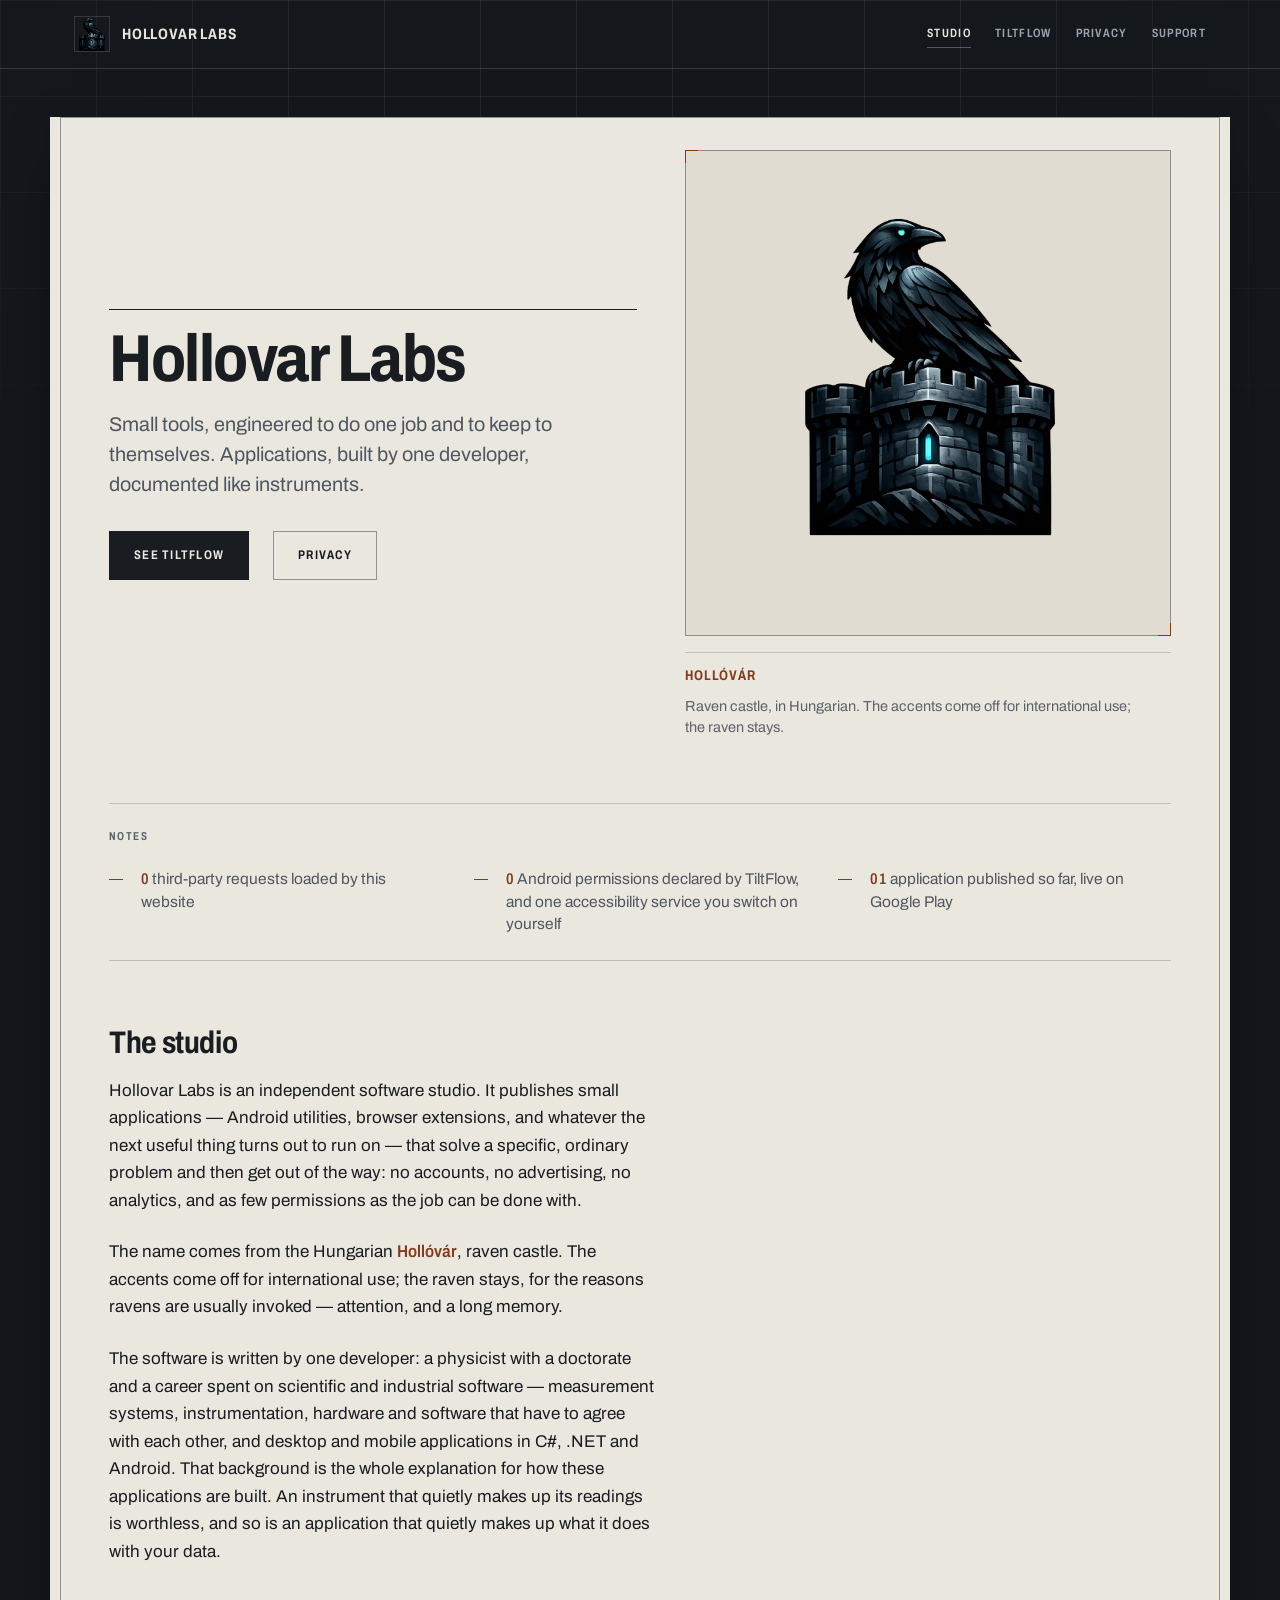
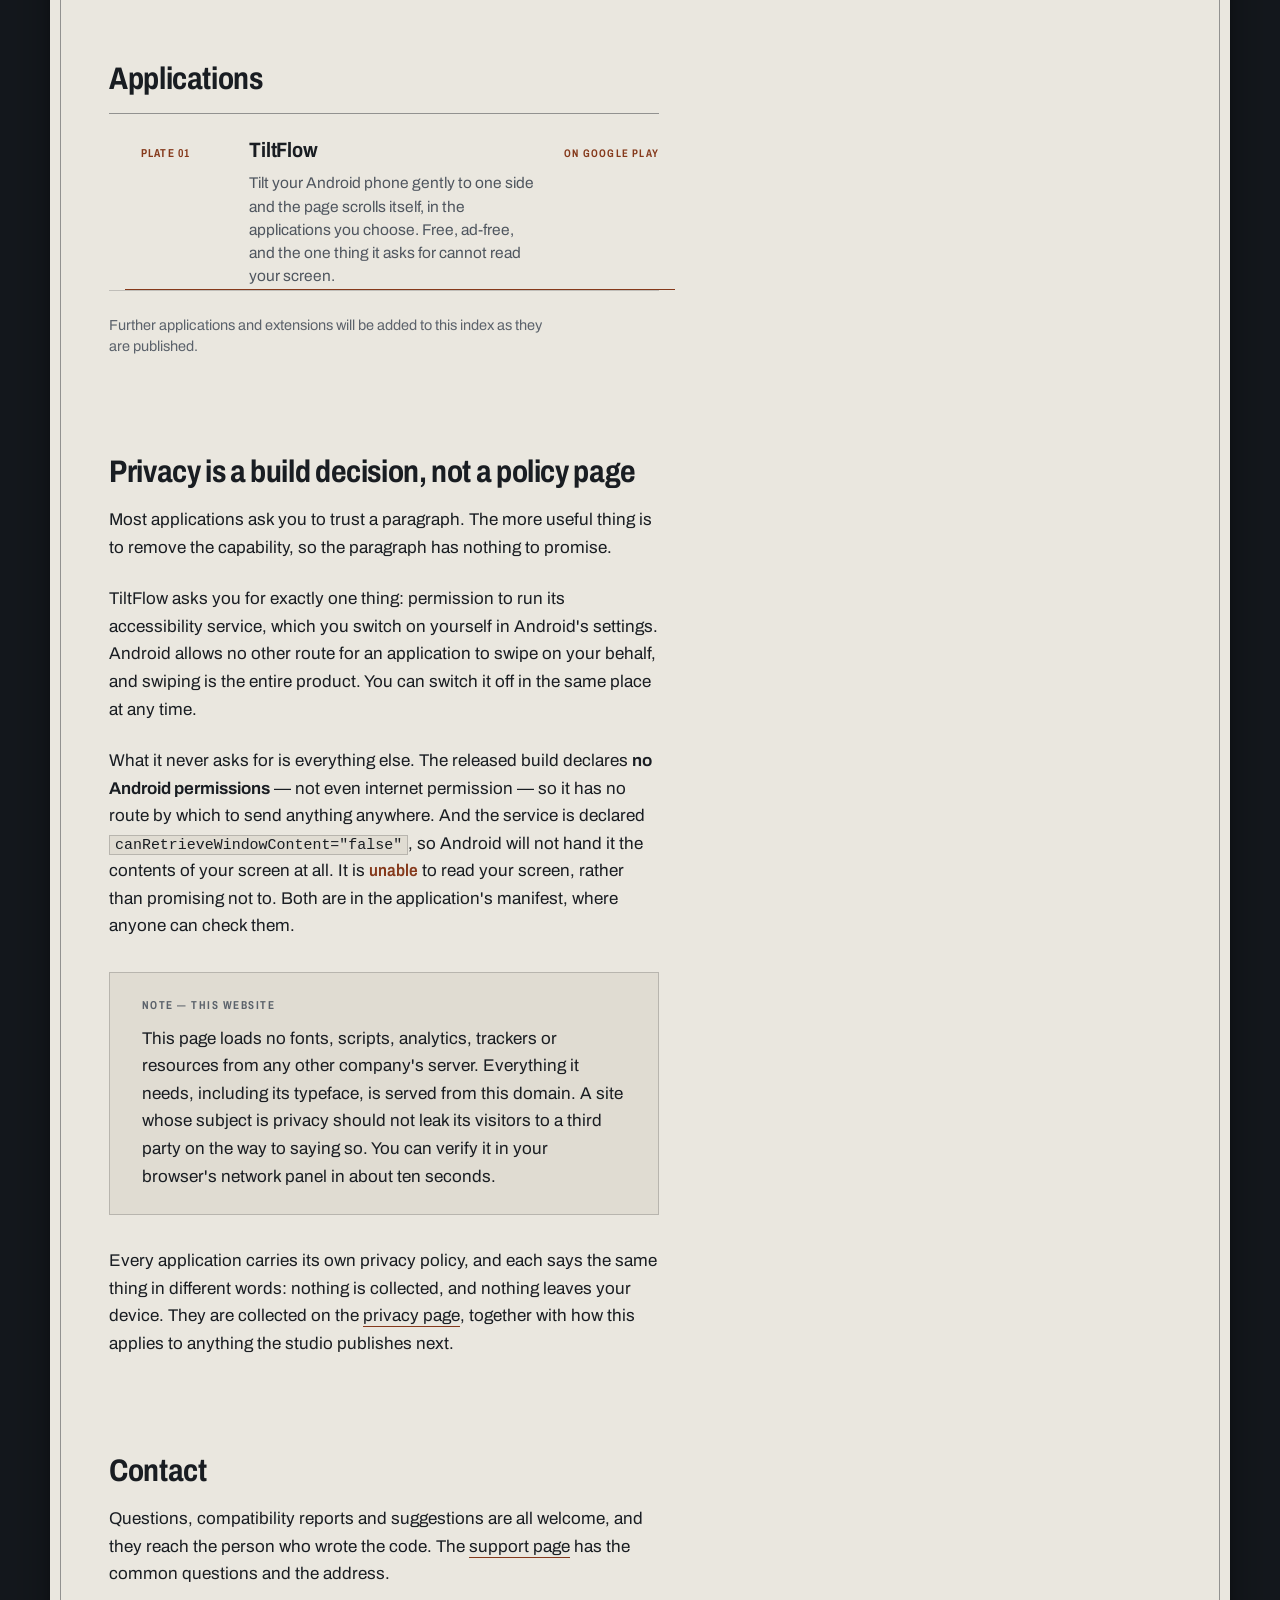
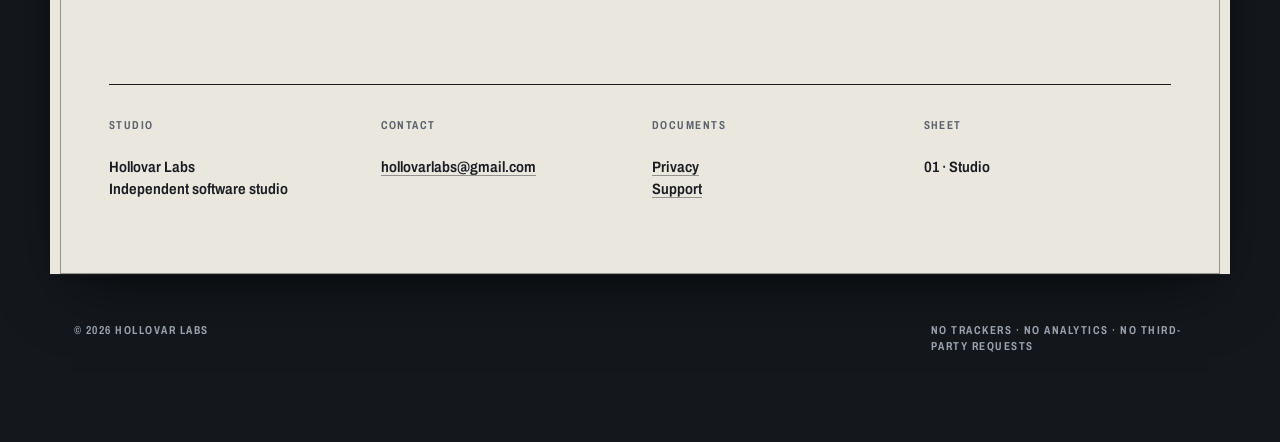
<file: index.html>
<!DOCTYPE html>
<html lang="en">
<head>
<meta charset="utf-8">
<meta name="viewport" content="width=device-width, initial-scale=1">
<title>Hollovar Labs — Independent Software Studio</title>
<meta name="description" content="Hollovar Labs is an independent software studio building small, privacy-conscious tools — Android applications and browser extensions — including the tilt-scrolling utility TiltFlow.">
<link rel="canonical" href="https://hollovar.github.io/">
<meta name="theme-color" content="#14181d">
<link rel="icon" href="/assets/icon-32.png" sizes="32x32" type="image/png">
<link rel="icon" href="/assets/icon-512.png" sizes="512x512" type="image/png">
<link rel="apple-touch-icon" href="/assets/icon-180.png">
<meta property="og:type" content="website">
<meta property="og:site_name" content="Hollovar Labs">
<meta property="og:title" content="Hollovar Labs — Independent Software Studio">
<meta property="og:description" content="Small, privacy-conscious tools: Android applications and browser extensions. TiltFlow scrolls the page when you tilt your phone, using an accessibility service that is declared unable to read your screen.">
<meta property="og:url" content="https://hollovar.github.io/">
<meta property="og:image" content="https://hollovar.github.io/assets/og.png">
<meta property="og:image:width" content="1200">
<meta property="og:image:height" content="630">
<meta name="twitter:card" content="summary_large_image">
<link rel="preload" href="/assets/fonts/archivo-latin.woff2" as="font" type="font/woff2" crossorigin>
<link rel="stylesheet" href="/assets/style.css">
</head>
<body>
<a class="skip" href="#main">Skip to content</a>

<header class="masthead">
	<div class="masthead__inner">
		<a class="mark" href="/" aria-label="Hollovar Labs — home">
			<img class="mark__glyph" src="/assets/mark-glyph.webp"
				srcset="/assets/mark-glyph.webp 128w, /assets/mark-glyph@2x.webp 256w"
				width="128" height="128" alt="" aria-hidden="true" decoding="async">
			<span class="mark__name">Hollovar&nbsp;Labs</span>
		</a>
		<nav class="nav" aria-label="Primary">
			<a href="/" aria-current="page">Studio</a>
			<a href="/tiltflow/">TiltFlow</a>
			<a href="/privacy/">Privacy</a>
			<a href="/support/">Support</a>
		</nav>
	</div>
</header>

<main id="main" class="sheet">
<div class="sheet__frame">

	<section class="plate">
		<div class="titleblock">
			<div class="titleblock__rule"></div>
			<h1>Hollovar Labs</h1>
			<p class="lead">Small tools, engineered to do one job and to keep to themselves.
			Applications, built by one developer, documented like instruments.</p>
			<div class="actions">
				<a class="btn" href="/tiltflow/">See TiltFlow</a>
				<a class="btn btn--ghost" href="/privacy/">Privacy</a>
			</div>
		</div>

		<div class="plate__figure">
			<figure class="markplate">
				<div class="markplate__mount">
					<img src="/assets/mark-plate.webp"
						srcset="/assets/mark-plate.webp 760w, /assets/mark-plate@2x.webp 1200w"
						sizes="(max-width: 900px) 400px, 46vw"
						width="760" height="760" decoding="async"
						alt="The Hollovar Labs mark: a raven perched on a castle keep, with a single lit window slit in the central tower.">
				</div>
				<figcaption>
					<span class="markplate__name">Hollóvár</span>
					<span class="small" style="margin:0">Raven castle, in Hungarian. The accents come off for
					international use; the raven stays.</span>
				</figcaption>
			</figure>
		</div>
	</section>

	<section class="notes-block" aria-label="Studio notes">
		<p class="note">Notes</p>
		<ul class="notes-row">
			<li><span class="dim">0</span> third-party requests loaded by this website</li>
			<li><span class="dim">0</span> Android permissions declared by TiltFlow, and one
			accessibility service you switch on yourself</li>
			<li><span class="dim">01</span> application published so far, live on Google
			Play</li>
		</ul>
	</section>

	<section class="prose">
		<h2>The studio</h2>

		<p>Hollovar Labs is an independent software studio. It publishes small applications —
		Android utilities, browser extensions, and whatever the next useful thing turns out to
		run on — that solve a specific, ordinary problem and then get out of the way: no
		accounts, no advertising, no analytics, and as few permissions as the job can be done
		with.</p>

		<p>The name comes from the Hungarian <em>Hollóvár</em>, raven castle. The accents come
		off for international use; the raven stays, for the reasons ravens are usually
		invoked — attention, and a long memory.</p>

		<p>The software is written by one developer: a physicist with a doctorate and a career
		spent on scientific and industrial software — measurement systems, instrumentation,
		hardware and software that have to agree with each other, and desktop and mobile
		applications in C#, .NET and Android. That background is the whole explanation for how
		these applications are built. An instrument that quietly makes up its readings is
		worthless, and so is an application that quietly makes up what it does with your
		data.</p>
	</section>

	<section class="prose">
		<h2>Applications</h2>

		<ul class="index">
			<li class="index__item">
				<a class="index__link" href="/tiltflow/">
					<span class="index__plate">Plate 01</span>
					<span>
						<span class="index__title">TiltFlow</span>
						<span class="index__desc">Tilt your Android phone gently to one side and
						the page scrolls itself, in the applications you choose. Free, ad-free,
						and the one thing it asks for cannot read your screen.</span>
					</span>
					<span class="index__status">On Google Play</span>
				</a>
			</li>
		</ul>

		<p class="small" style="margin-top:var(--sp-5)">Further applications and extensions will
		be added to this index as they are published.</p>
	</section>

	<section class="prose">
		<h2>Privacy is a build decision, not a policy page</h2>

		<p>Most applications ask you to trust a paragraph. The more useful thing is to remove
		the capability, so the paragraph has nothing to promise.</p>

		<p>TiltFlow asks you for exactly one thing: permission to run its accessibility service,
		which you switch on yourself in Android's settings. Android allows no other route for
		an application to swipe on your behalf, and swiping is the entire product. You can
		switch it off in the same place at any time.</p>

		<p>What it never asks for is everything else. The released build declares
		<strong>no Android permissions</strong> — not even internet permission — so it has no
		route by which to send anything anywhere. And the service is declared
		<code>canRetrieveWindowContent="false"</code>, so Android will not hand it the contents
		of your screen at all. It is <em>unable</em> to read your screen, rather than promising
		not to. Both are in the application's manifest, where anyone can check them.</p>

		<div class="callout">
			<span class="note callout__label">Note — this website</span>
			<p>This page loads no fonts, scripts, analytics, trackers or resources from any
			other company's server. Everything it needs, including its typeface, is served
			from this domain. A site whose subject is privacy should not leak its visitors to
			a third party on the way to saying so. You can verify it in your browser's network
			panel in about ten seconds.</p>
		</div>

		<p>Every application carries its own privacy policy, and each says the same thing in
		different words: nothing is collected, and nothing leaves your device. They are collected
		on the <a href="/privacy/">privacy page</a>, together with how this applies to anything
		the studio publishes next.</p>
	</section>

	<section class="prose">
		<h2>Contact</h2>

		<p>Questions, compatibility reports and suggestions are all welcome, and they reach
		the person who wrote the code. The <a href="/support/">support page</a> has the
		common questions and the address.</p>
	</section>

	<footer class="colophon">
		<div class="colophon__cell">
			<p class="note">Studio</p>
			<p class="colophon__value">Hollovar Labs<br>Independent software studio</p>
		</div>
		<div class="colophon__cell">
			<p class="note">Contact</p>
			<p class="colophon__value"><a href="mailto:hollovarlabs@gmail.com">hollovarlabs@gmail.com</a></p>
		</div>
		<div class="colophon__cell">
			<p class="note">Documents</p>
			<p class="colophon__value"><a href="/privacy/">Privacy</a><br><a href="/support/">Support</a></p>
		</div>
		<div class="colophon__cell">
			<p class="note">Sheet</p>
			<p class="colophon__value">01 · Studio</p>
		</div>
	</footer>

</div>
</main>

<div class="footnote">
	<p class="note note--board">© 2026 Hollovar Labs</p>
	<p class="note note--board">No trackers · No analytics · No third-party requests</p>
</div>

</body>
</html>
</file>
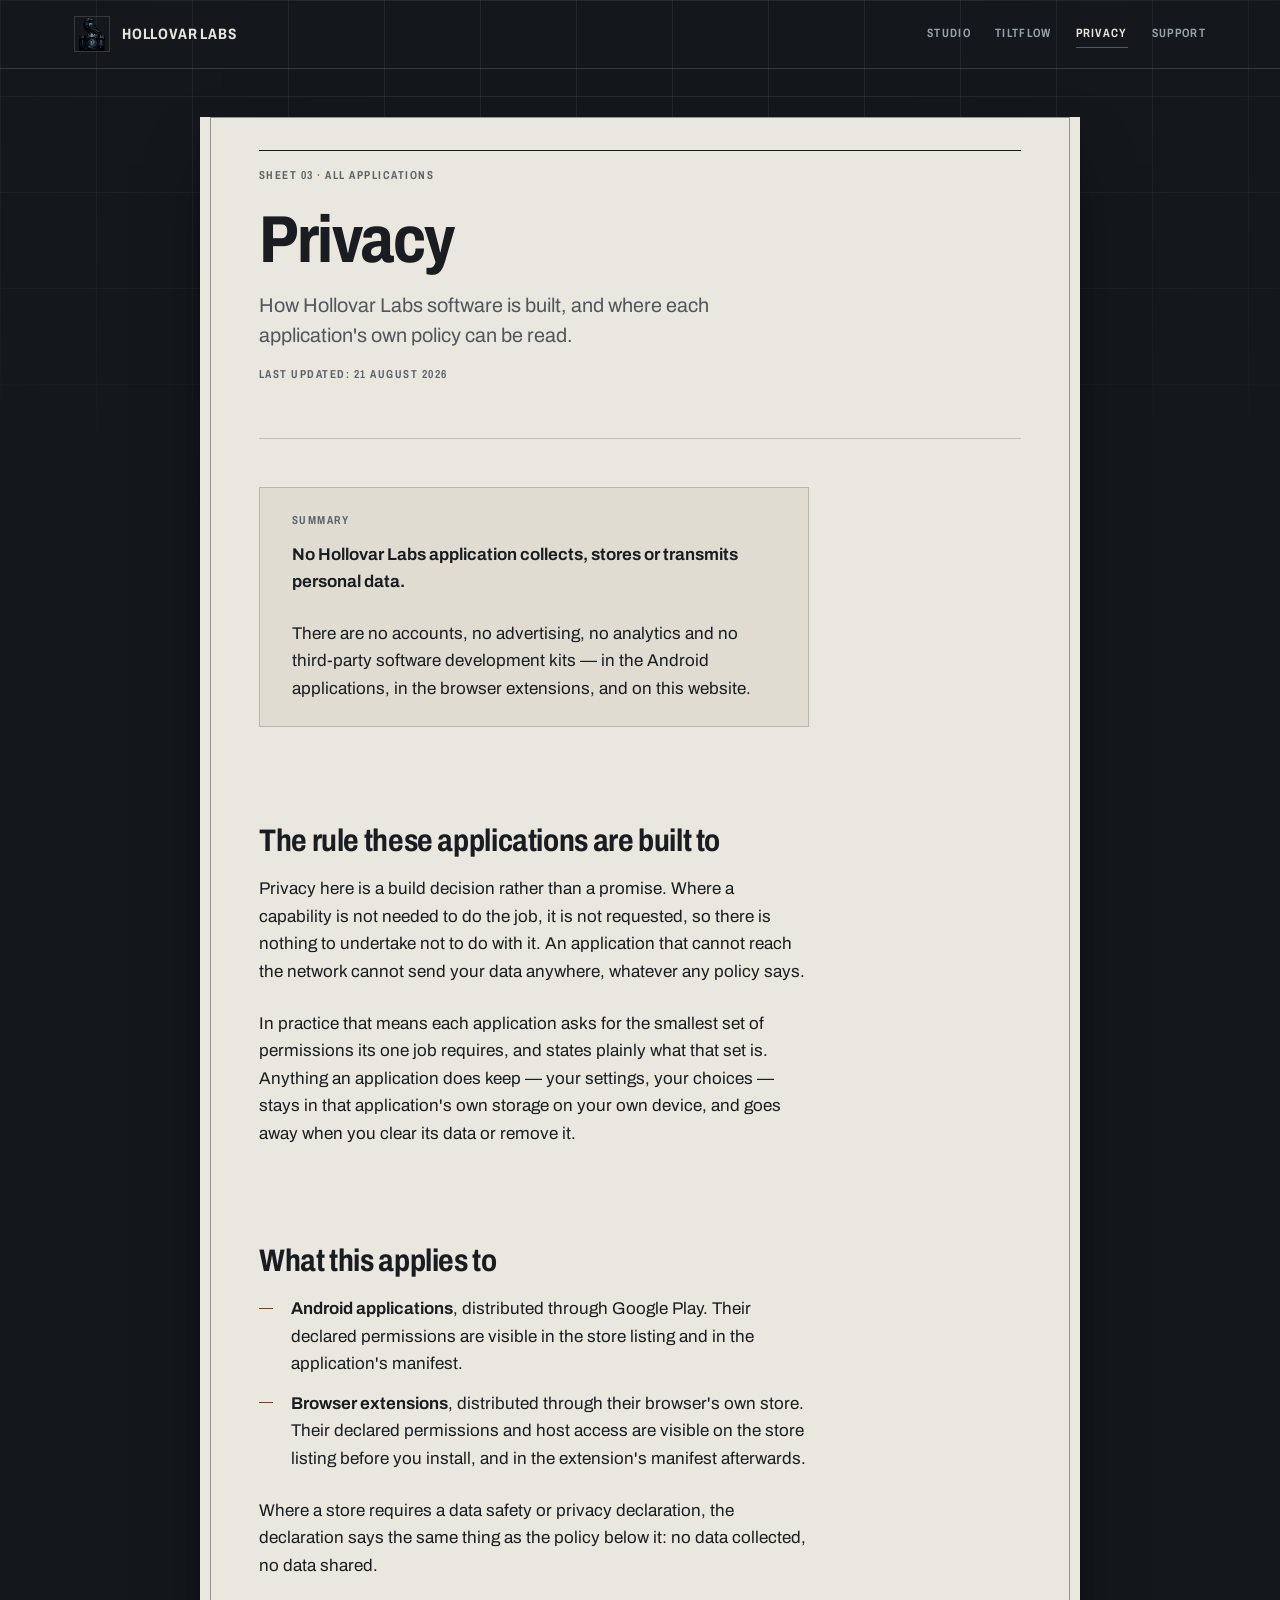
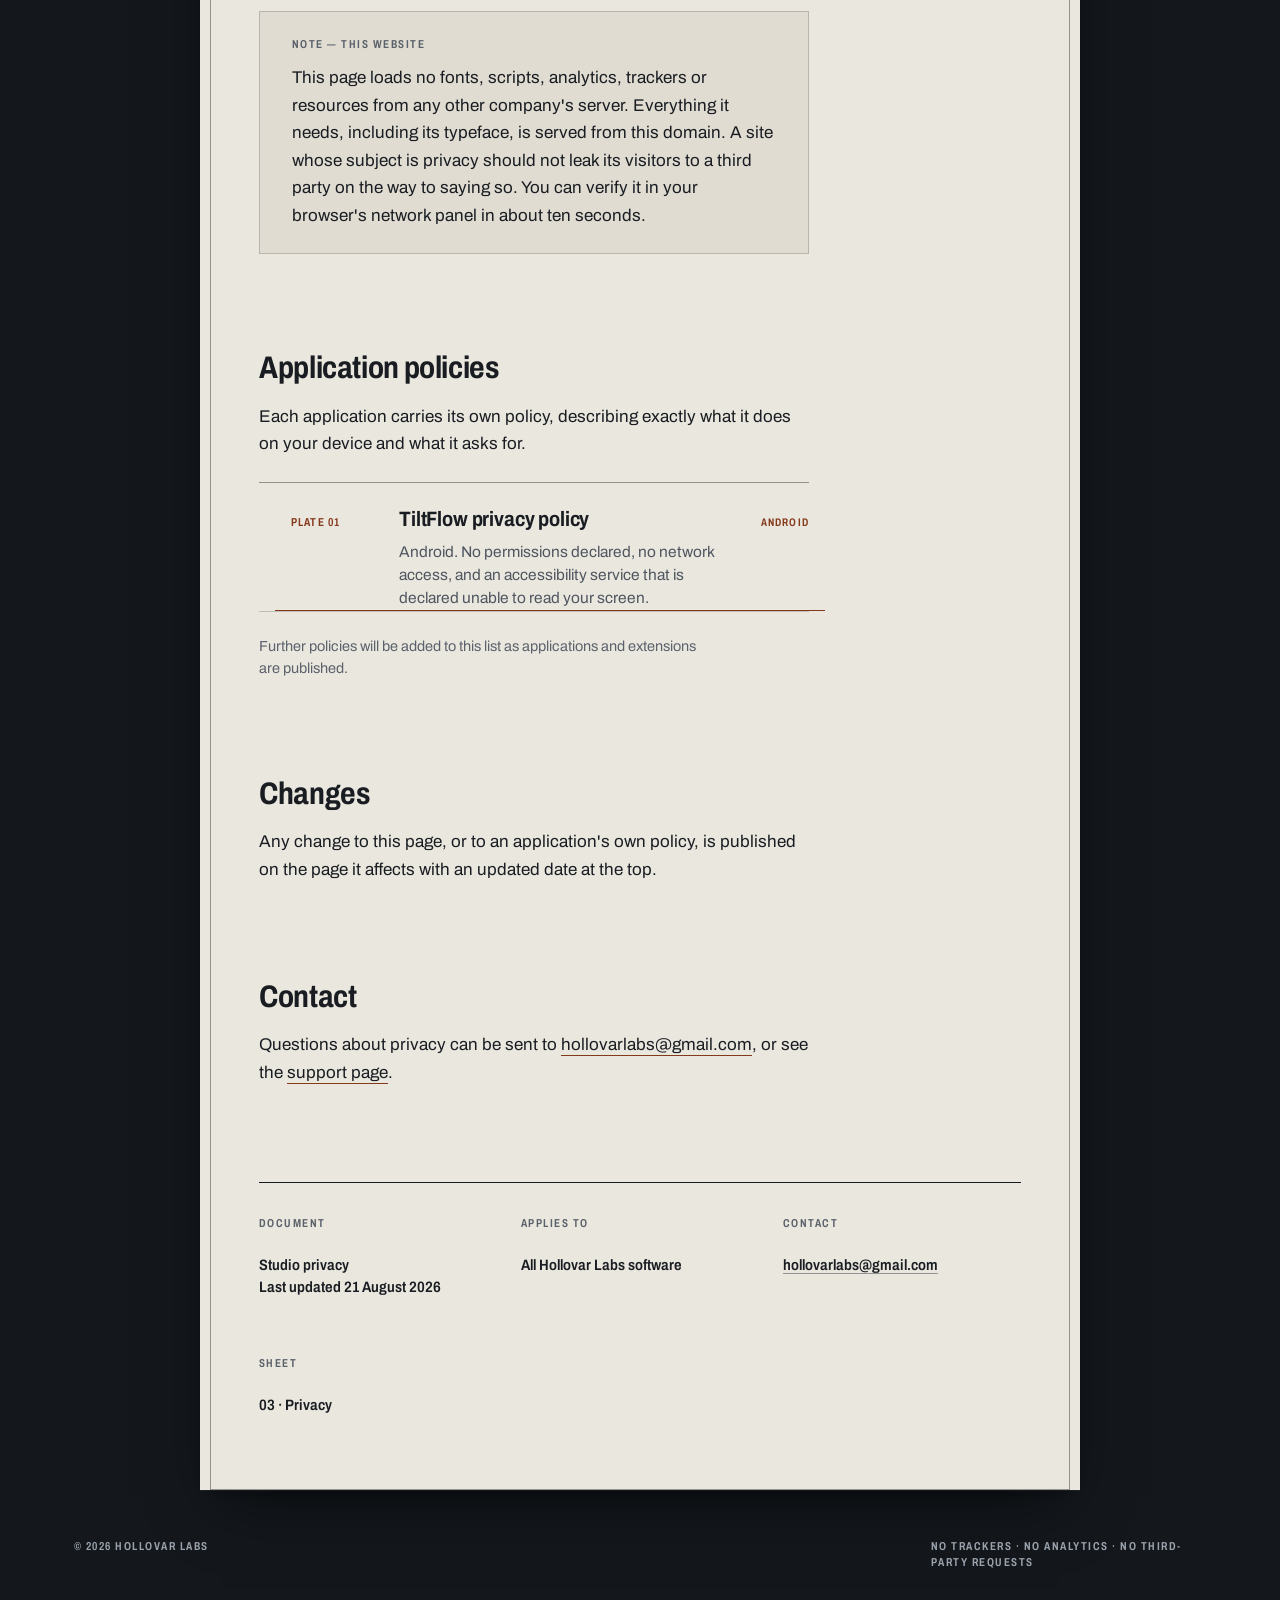
<file: privacy/index.html>
<!DOCTYPE html>
<html lang="en">
<head>
<meta charset="utf-8">
<meta name="viewport" content="width=device-width, initial-scale=1">
<title>Privacy — Hollovar Labs</title>
<meta name="description" content="How Hollovar Labs builds software: no accounts, no advertising, no analytics, and as few permissions as the job can be done with. Each application's own policy is listed here.">
<link rel="canonical" href="https://hollovar.github.io/privacy/">
<meta name="theme-color" content="#14181d">
<link rel="icon" href="/assets/icon-32.png" sizes="32x32" type="image/png">
<link rel="icon" href="/assets/icon-512.png" sizes="512x512" type="image/png">
<link rel="apple-touch-icon" href="/assets/icon-180.png">
<meta property="og:type" content="website">
<meta property="og:site_name" content="Hollovar Labs">
<meta property="og:title" content="Privacy — Hollovar Labs">
<meta property="og:description" content="No accounts, no advertising, no analytics, and as few permissions as the job can be done with. Each application's own policy is listed here.">
<meta property="og:url" content="https://hollovar.github.io/privacy/">
<meta property="og:image" content="https://hollovar.github.io/assets/og.png">
<meta property="og:image:width" content="1200">
<meta property="og:image:height" content="630">
<meta name="twitter:card" content="summary_large_image">
<link rel="preload" href="/assets/fonts/archivo-latin.woff2" as="font" type="font/woff2" crossorigin>
<link rel="stylesheet" href="/assets/style.css">
</head>
<body>
<a class="skip" href="#main">Skip to content</a>

<header class="masthead">
	<div class="masthead__inner">
		<a class="mark" href="/" aria-label="Hollovar Labs — home">
			<img class="mark__glyph" src="/assets/mark-glyph.webp"
				srcset="/assets/mark-glyph.webp 128w, /assets/mark-glyph@2x.webp 256w"
				width="128" height="128" alt="" aria-hidden="true" decoding="async">
			<span class="mark__name">Hollovar&nbsp;Labs</span>
		</a>
		<nav class="nav" aria-label="Primary">
			<a href="/">Studio</a>
			<a href="/tiltflow/">TiltFlow</a>
			<a href="/privacy/" aria-current="page">Privacy</a>
			<a href="/support/">Support</a>
		</nav>
	</div>
</header>

<main id="main" class="sheet sheet--doc">
<div class="sheet__frame">

	<div class="docblock">
		<div class="titleblock__rule"></div>
		<p class="note">Sheet 03 · All applications</p>
		<h1>Privacy</h1>
		<p class="lead">How Hollovar Labs software is built, and where each application's own
		policy can be read.</p>
		<p class="note">Last updated: 21 August 2026</p>
	</div>

	<div class="prose">

		<div class="callout">
			<span class="note callout__label">Summary</span>
			<p class="key-point">No Hollovar Labs application collects, stores or transmits
			personal data.</p>
			<p>There are no accounts, no advertising, no analytics and no third-party software
			development kits — in the Android applications, in the browser extensions, and on
			this website.</p>
		</div>

		<h2>The rule these applications are built to</h2>

		<p>Privacy here is a build decision rather than a promise. Where a capability is not
		needed to do the job, it is not requested, so there is nothing to undertake not to do
		with it. An application that cannot reach the network cannot send your data anywhere,
		whatever any policy says.</p>

		<p>In practice that means each application asks for the smallest set of permissions its
		one job requires, and states plainly what that set is. Anything an application does keep
		— your settings, your choices — stays in that application's own storage on your own
		device, and goes away when you clear its data or remove it.</p>

		<h2>What this applies to</h2>

		<ul>
			<li><strong>Android applications</strong>, distributed through Google Play. Their
			declared permissions are visible in the store listing and in the application's
			manifest.</li>
			<li><strong>Browser extensions</strong>, distributed through their browser's own
			store. Their declared permissions and host access are visible on the store listing
			before you install, and in the extension's manifest afterwards.</li>
		</ul>

		<p>Where a store requires a data safety or privacy declaration, the declaration says the
		same thing as the policy below it: no data collected, no data shared.</p>

		<div class="callout">
			<span class="note callout__label">Note — this website</span>
			<p>This page loads no fonts, scripts, analytics, trackers or resources from any
			other company's server. Everything it needs, including its typeface, is served from
			this domain. A site whose subject is privacy should not leak its visitors to a third
			party on the way to saying so. You can verify it in your browser's network panel in
			about ten seconds.</p>
		</div>

		<h2>Application policies</h2>

		<p>Each application carries its own policy, describing exactly what it does on your
		device and what it asks for.</p>

		<ul class="index">
			<li class="index__item">
				<a class="index__link" href="/tiltflow/privacy/">
					<span class="index__plate">Plate 01</span>
					<span>
						<span class="index__title">TiltFlow privacy policy</span>
						<span class="index__desc">Android. No permissions declared, no network
						access, and an accessibility service that is declared unable to read your
						screen.</span>
					</span>
					<span class="index__status">Android</span>
				</a>
			</li>
		</ul>

		<p class="small" style="margin-top:var(--sp-5)">Further policies will be added to this
		list as applications and extensions are published.</p>

		<h2>Changes</h2>

		<p>Any change to this page, or to an application's own policy, is published on the page
		it affects with an updated date at the top.</p>

		<h2>Contact</h2>

		<p>Questions about privacy can be sent to
		<a href="mailto:hollovarlabs@gmail.com">hollovarlabs@gmail.com</a>, or see the
		<a href="/support/">support page</a>.</p>

	</div>

	<footer class="colophon">
		<div class="colophon__cell">
			<p class="note">Document</p>
			<p class="colophon__value">Studio privacy<br>Last updated 21 August 2026</p>
		</div>
		<div class="colophon__cell">
			<p class="note">Applies to</p>
			<p class="colophon__value">All Hollovar Labs software</p>
		</div>
		<div class="colophon__cell">
			<p class="note">Contact</p>
			<p class="colophon__value"><a href="mailto:hollovarlabs@gmail.com">hollovarlabs@gmail.com</a></p>
		</div>
		<div class="colophon__cell">
			<p class="note">Sheet</p>
			<p class="colophon__value">03 · Privacy</p>
		</div>
	</footer>

</div>
</main>

<div class="footnote">
	<p class="note note--board">© 2026 Hollovar Labs</p>
	<p class="note note--board">No trackers · No analytics · No third-party requests</p>
</div>

</body>
</html>
</file>
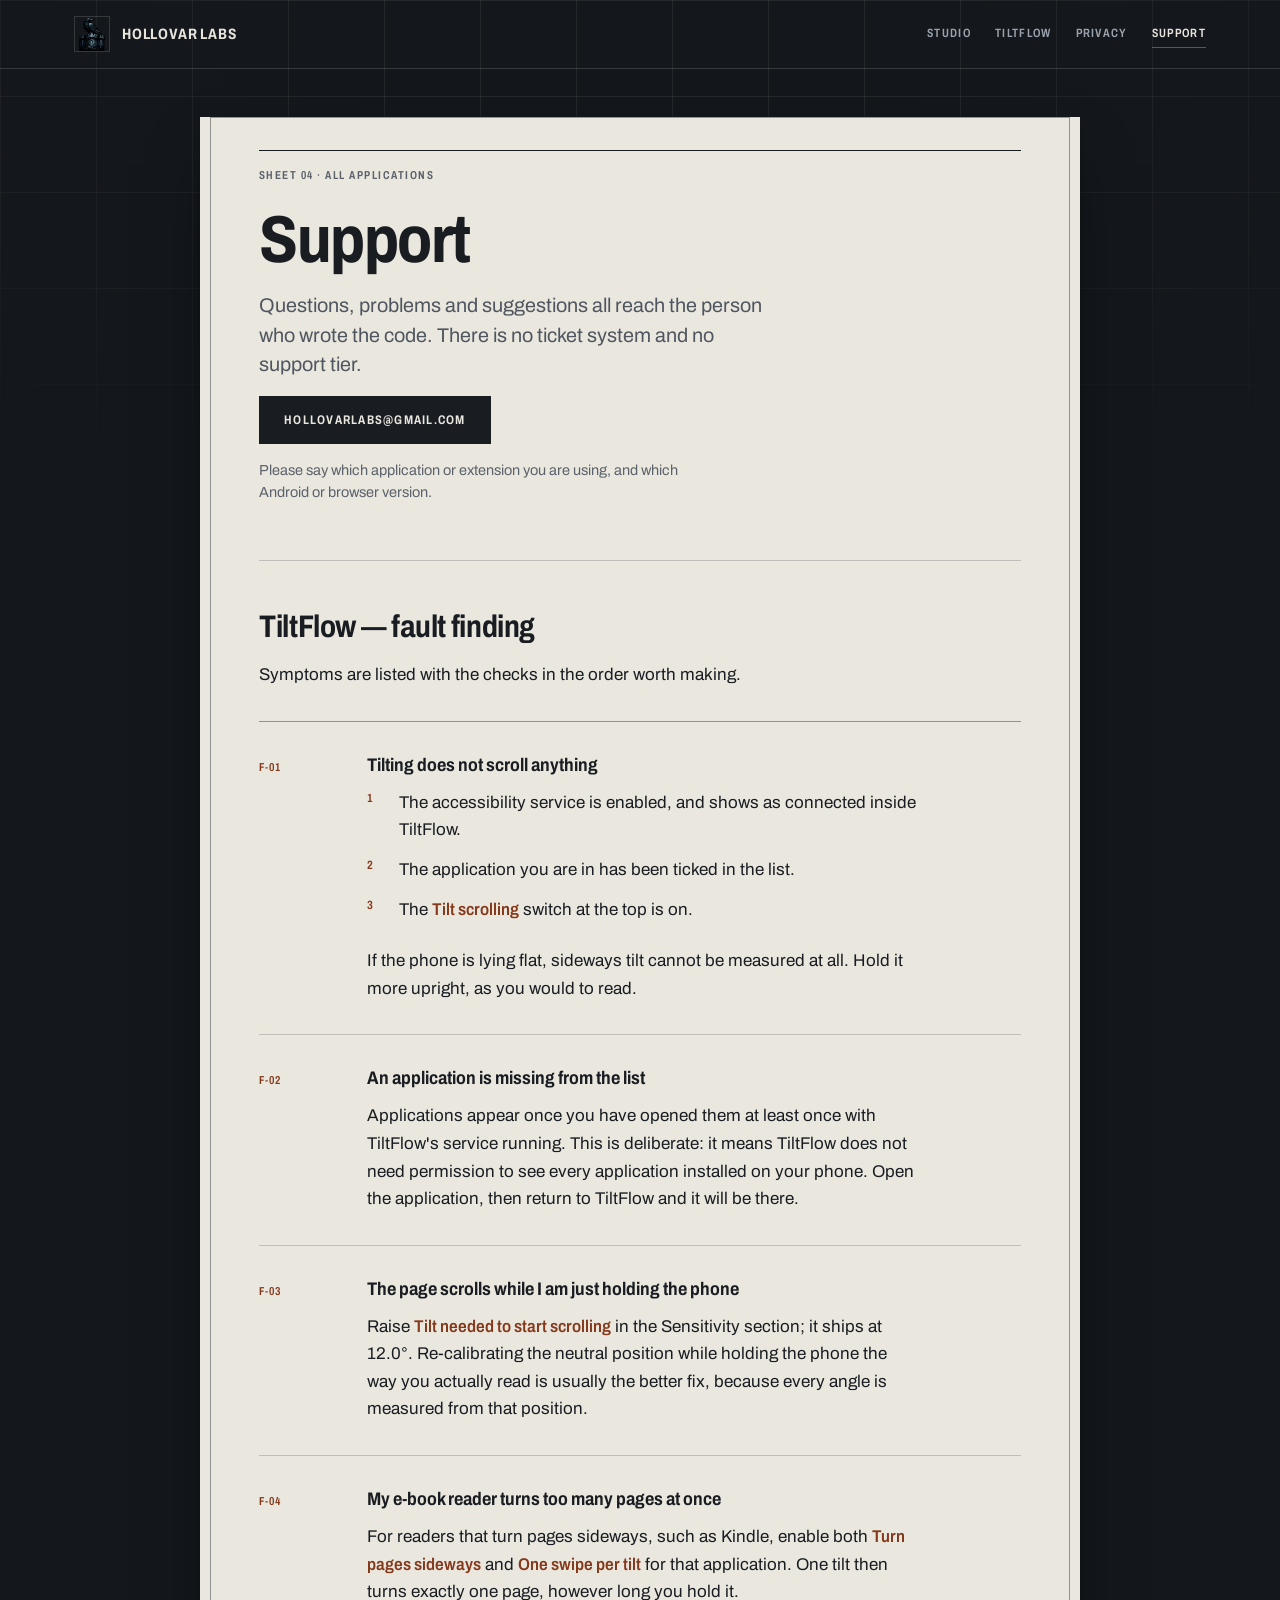
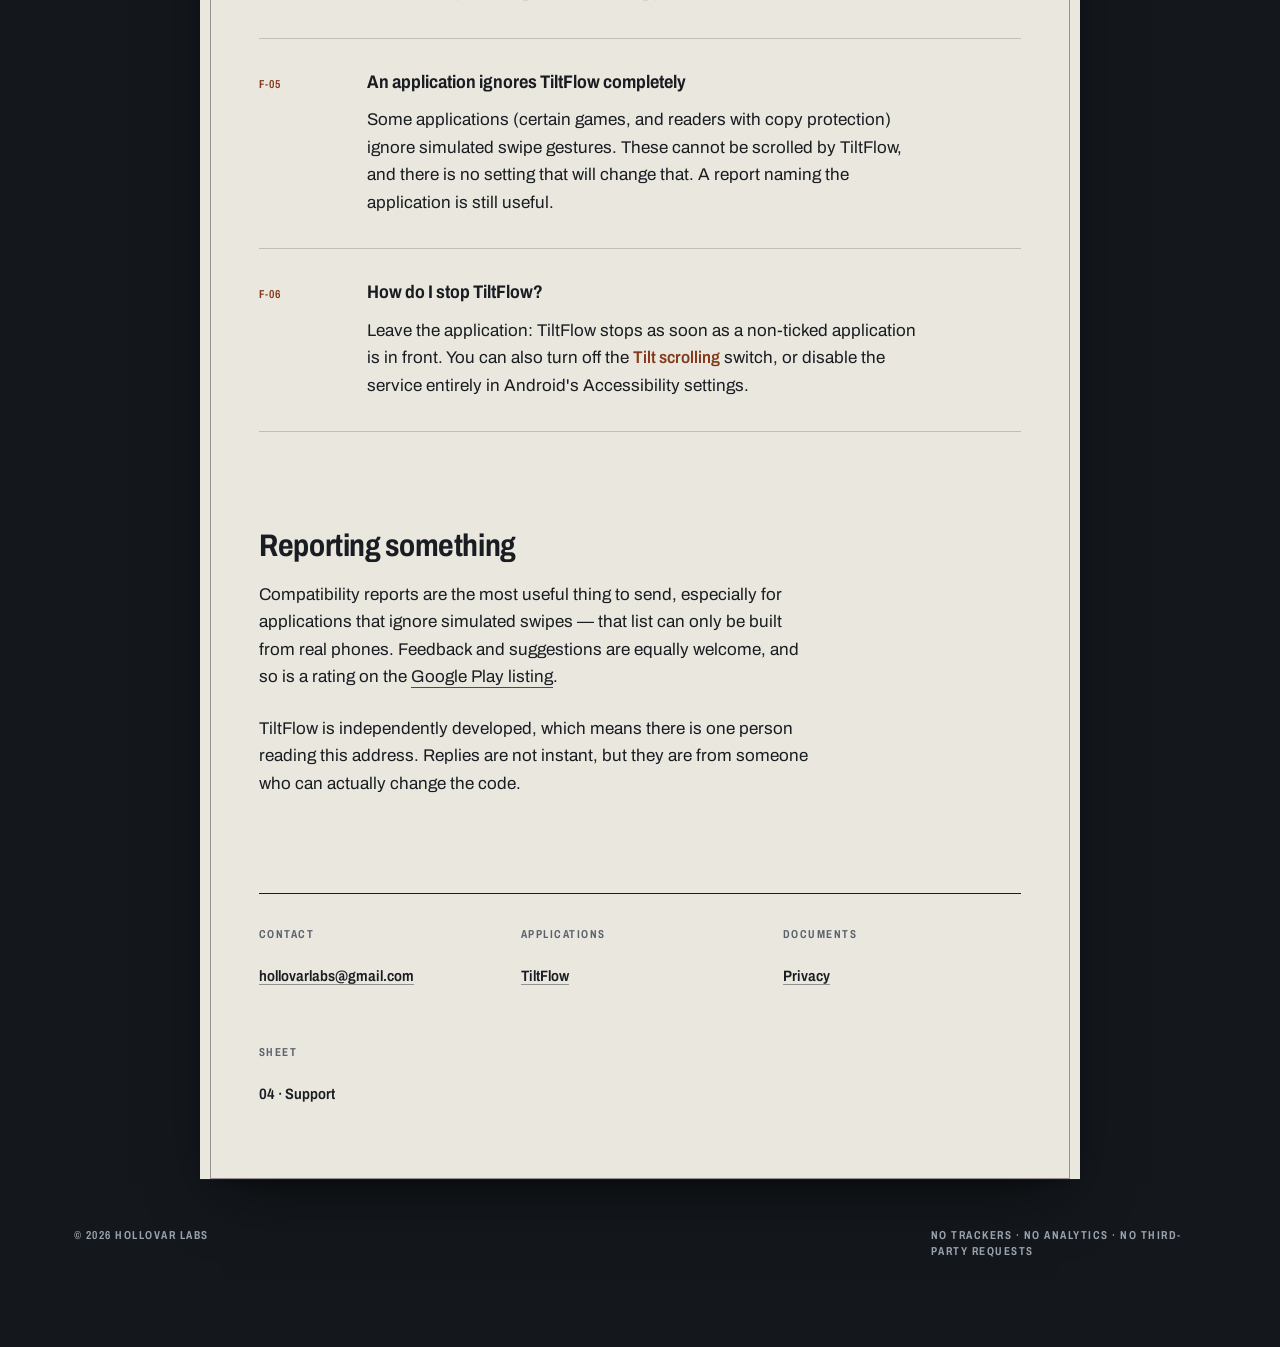
<file: support/index.html>
<!DOCTYPE html>
<html lang="en">
<head>
<meta charset="utf-8">
<meta name="viewport" content="width=device-width, initial-scale=1">
<title>Support — Hollovar Labs</title>
<meta name="description" content="Support and contact for Hollovar Labs applications, with a fault-finding guide for TiltFlow.">
<link rel="canonical" href="https://hollovar.github.io/support/">
<meta name="theme-color" content="#14181d">
<link rel="icon" href="/assets/icon-32.png" sizes="32x32" type="image/png">
<link rel="icon" href="/assets/icon-512.png" sizes="512x512" type="image/png">
<link rel="apple-touch-icon" href="/assets/icon-180.png">
<meta property="og:type" content="website">
<meta property="og:site_name" content="Hollovar Labs">
<meta property="og:title" content="Support — Hollovar Labs">
<meta property="og:description" content="Support and contact for Hollovar Labs applications, with a fault-finding guide for TiltFlow.">
<meta property="og:url" content="https://hollovar.github.io/support/">
<meta property="og:image" content="https://hollovar.github.io/assets/og.png">
<meta property="og:image:width" content="1200">
<meta property="og:image:height" content="630">
<meta name="twitter:card" content="summary_large_image">
<link rel="preload" href="/assets/fonts/archivo-latin.woff2" as="font" type="font/woff2" crossorigin>
<link rel="stylesheet" href="/assets/style.css">
</head>
<body>
<a class="skip" href="#main">Skip to content</a>

<header class="masthead">
	<div class="masthead__inner">
		<a class="mark" href="/" aria-label="Hollovar Labs — home">
			<img class="mark__glyph" src="/assets/mark-glyph.webp"
				srcset="/assets/mark-glyph.webp 128w, /assets/mark-glyph@2x.webp 256w"
				width="128" height="128" alt="" aria-hidden="true" decoding="async">
			<span class="mark__name">Hollovar&nbsp;Labs</span>
		</a>
		<nav class="nav" aria-label="Primary">
			<a href="/">Studio</a>
			<a href="/tiltflow/">TiltFlow</a>
			<a href="/privacy/">Privacy</a>
			<a href="/support/" aria-current="page">Support</a>
		</nav>
	</div>
</header>

<main id="main" class="sheet sheet--doc">
<div class="sheet__frame">

	<div class="docblock">
		<div class="titleblock__rule"></div>
		<p class="note">Sheet 04 · All applications</p>
		<h1>Support</h1>
		<p class="lead">Questions, problems and suggestions all reach the person who wrote the
		code. There is no ticket system and no support tier.</p>
		<div class="actions">
			<a class="btn" href="mailto:hollovarlabs@gmail.com">hollovarlabs@gmail.com</a>
		</div>
		<p class="small" style="margin-top:var(--sp-4)">Please say which application or extension
		you are using, and which Android or browser version.</p>
	</div>

	<div class="prose">
		<h2>TiltFlow — fault finding</h2>
		<p>Symptoms are listed with the checks in the order worth making.</p>
	</div>

	<section class="fault" aria-label="TiltFlow fault finding">

		<div class="fault__row">
			<p class="fault__ref">F-01</p>
			<div class="fault__body prose">
				<h3>Tilting does not scroll anything</h3>
				<ol>
					<li>The accessibility service is enabled, and shows as connected inside
					TiltFlow.</li>
					<li>The application you are in has been ticked in the list.</li>
					<li>The <em>Tilt scrolling</em> switch at the top is on.</li>
				</ol>
				<p>If the phone is lying flat, sideways tilt cannot be measured at all. Hold it
				more upright, as you would to read.</p>
			</div>
		</div>

		<div class="fault__row">
			<p class="fault__ref">F-02</p>
			<div class="fault__body prose">
				<h3>An application is missing from the list</h3>
				<p>Applications appear once you have opened them at least once with TiltFlow's
				service running. This is deliberate: it means TiltFlow does not need permission
				to see every application installed on your phone. Open the application, then
				return to TiltFlow and it will be there.</p>
			</div>
		</div>

		<div class="fault__row">
			<p class="fault__ref">F-03</p>
			<div class="fault__body prose">
				<h3>The page scrolls while I am just holding the phone</h3>
				<p>Raise <em>Tilt needed to start scrolling</em> in the Sensitivity section; it
				ships at 12.0°. Re-calibrating the neutral position while holding the phone the
				way you actually read is usually the better fix, because every angle is measured
				from that position.</p>
			</div>
		</div>

		<div class="fault__row">
			<p class="fault__ref">F-04</p>
			<div class="fault__body prose">
				<h3>My e-book reader turns too many pages at once</h3>
				<p>For readers that turn pages sideways, such as Kindle, enable both <em>Turn
				pages sideways</em> and <em>One swipe per tilt</em> for that application. One
				tilt then turns exactly one page, however long you hold it.</p>
			</div>
		</div>

		<div class="fault__row">
			<p class="fault__ref">F-05</p>
			<div class="fault__body prose">
				<h3>An application ignores TiltFlow completely</h3>
				<p>Some applications (certain games, and readers with copy protection) ignore
				simulated swipe gestures. These cannot be scrolled by TiltFlow, and there is no
				setting that will change that. A report naming the application is still useful.</p>
			</div>
		</div>

		<div class="fault__row">
			<p class="fault__ref">F-06</p>
			<div class="fault__body prose">
				<h3>How do I stop TiltFlow?</h3>
				<p>Leave the application: TiltFlow stops as soon as a non-ticked application is
				in front. You can also turn off the <em>Tilt scrolling</em> switch, or disable
				the service entirely in Android's Accessibility settings.</p>
			</div>
		</div>

	</section>

	<div class="prose">
		<h2>Reporting something</h2>

		<p>Compatibility reports are the most useful thing to send, especially for applications
		that ignore simulated swipes — that list can only be built from real phones. Feedback
		and suggestions are equally welcome, and so is a rating on the
		<a href="https://play.google.com/store/apps/details?id=com.hollovar.tiltflow"
		rel="noopener">Google Play listing</a>.</p>

		<p>TiltFlow is independently developed, which means there is one person reading this
		address. Replies are not instant, but they are from someone who can actually change the
		code.</p>
	</div>

	<footer class="colophon">
		<div class="colophon__cell">
			<p class="note">Contact</p>
			<p class="colophon__value"><a href="mailto:hollovarlabs@gmail.com">hollovarlabs@gmail.com</a></p>
		</div>
		<div class="colophon__cell">
			<p class="note">Applications</p>
			<p class="colophon__value"><a href="/tiltflow/">TiltFlow</a></p>
		</div>
		<div class="colophon__cell">
			<p class="note">Documents</p>
			<p class="colophon__value"><a href="/privacy/">Privacy</a></p>
		</div>
		<div class="colophon__cell">
			<p class="note">Sheet</p>
			<p class="colophon__value">04 · Support</p>
		</div>
	</footer>

</div>
</main>

<div class="footnote">
	<p class="note note--board">© 2026 Hollovar Labs</p>
	<p class="note note--board">No trackers · No analytics · No third-party requests</p>
</div>

</body>
</html>
</file>
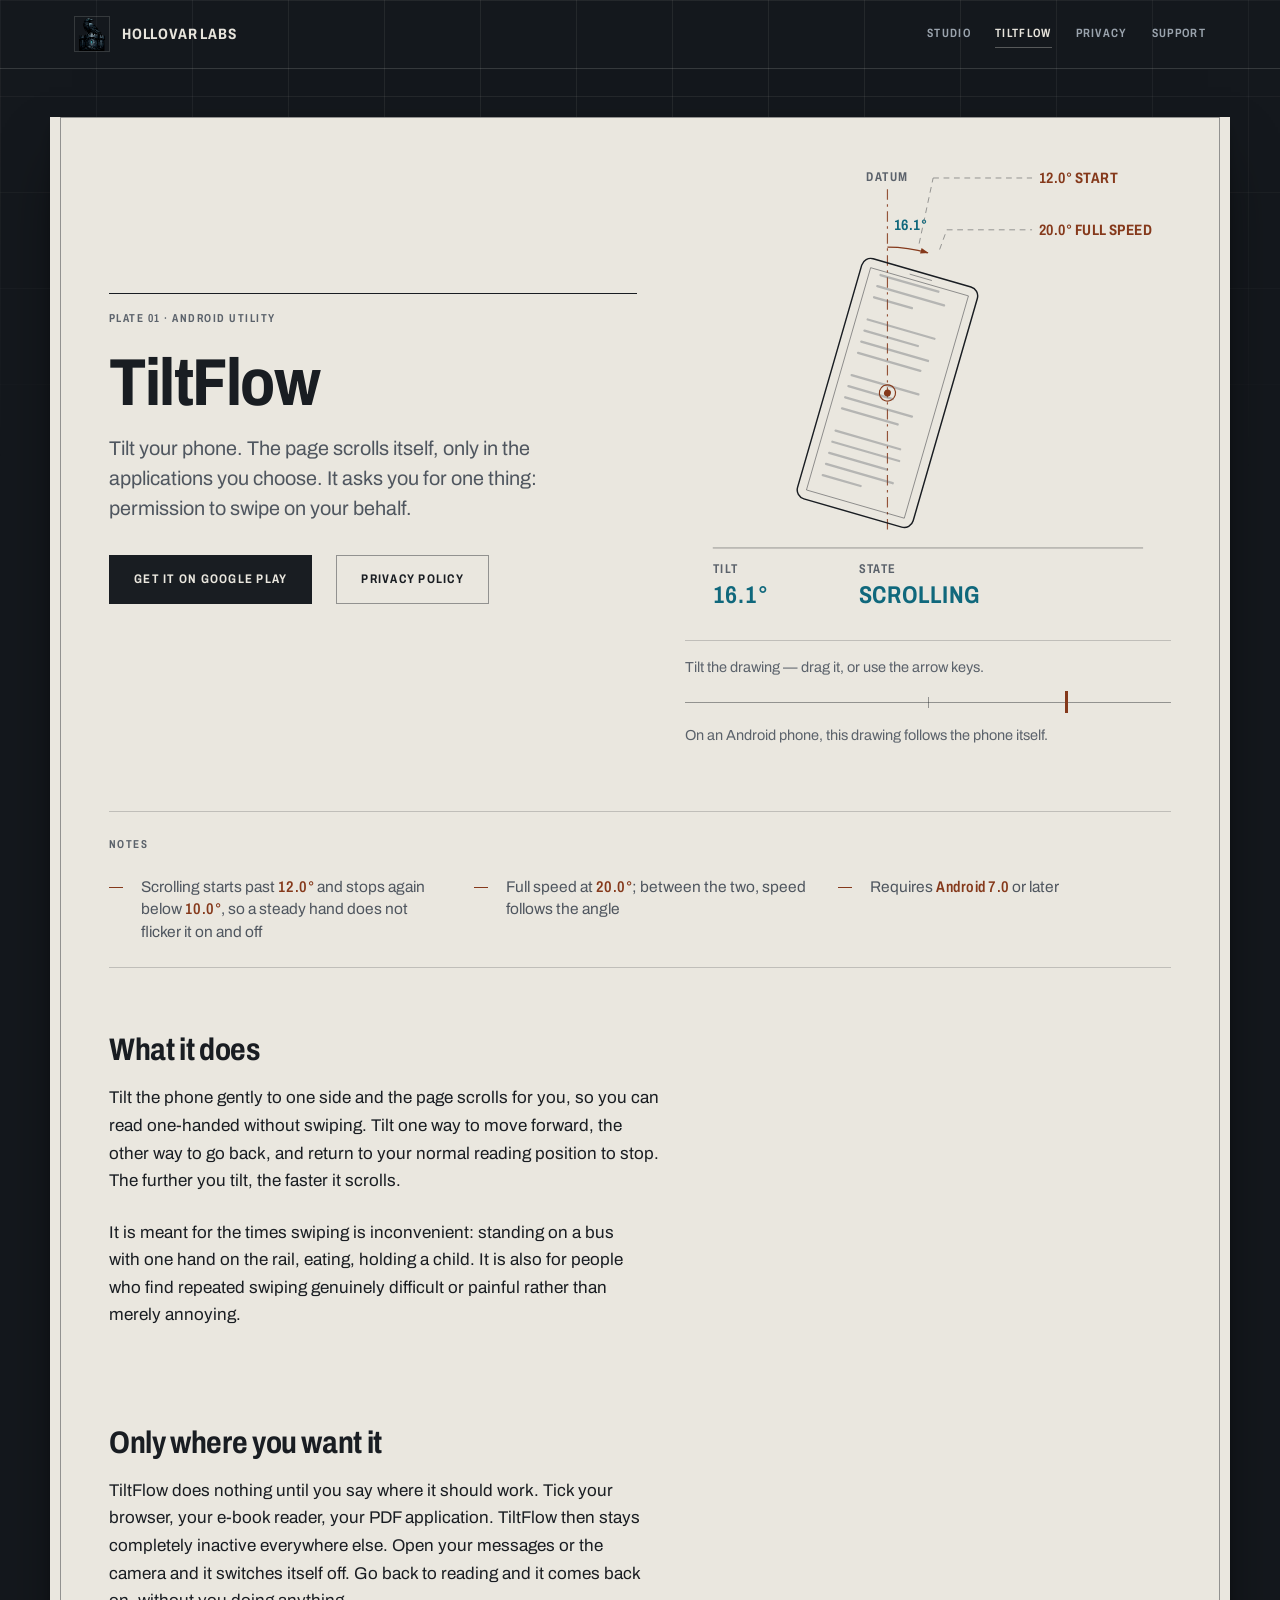
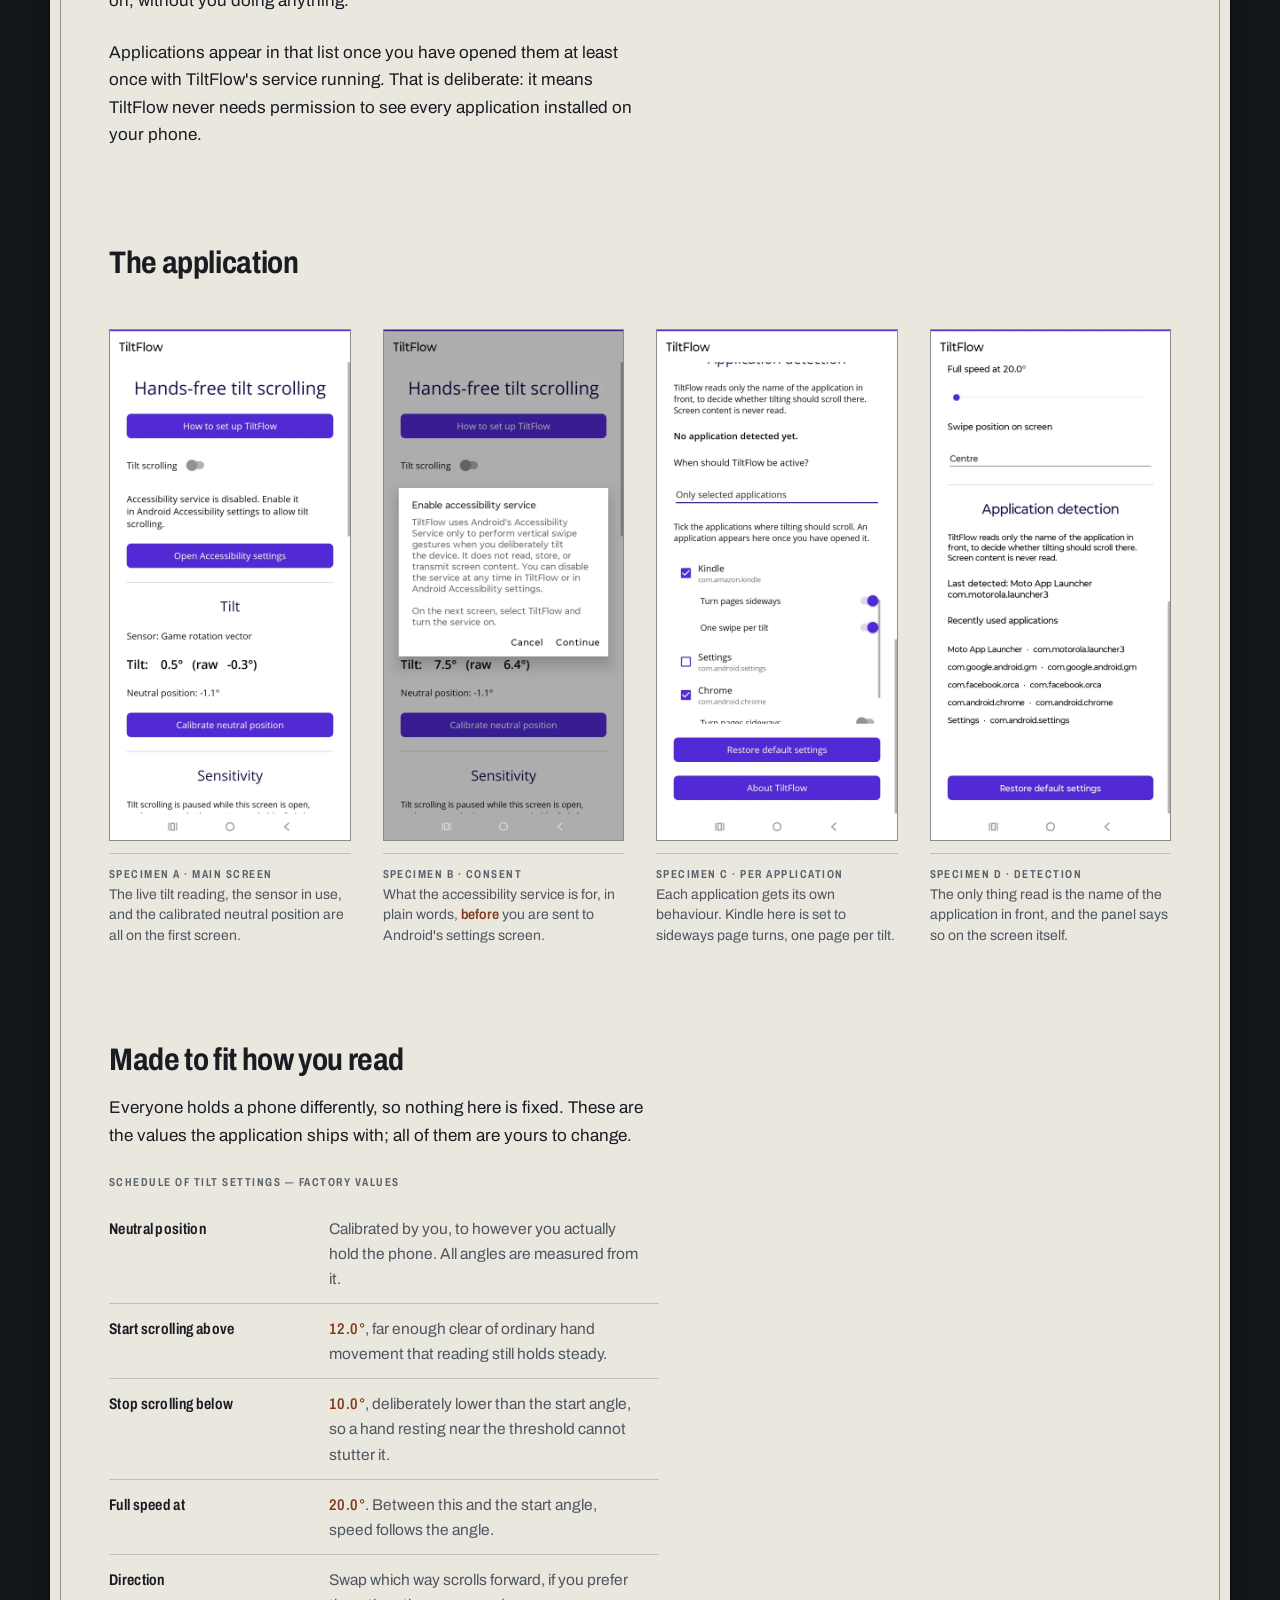
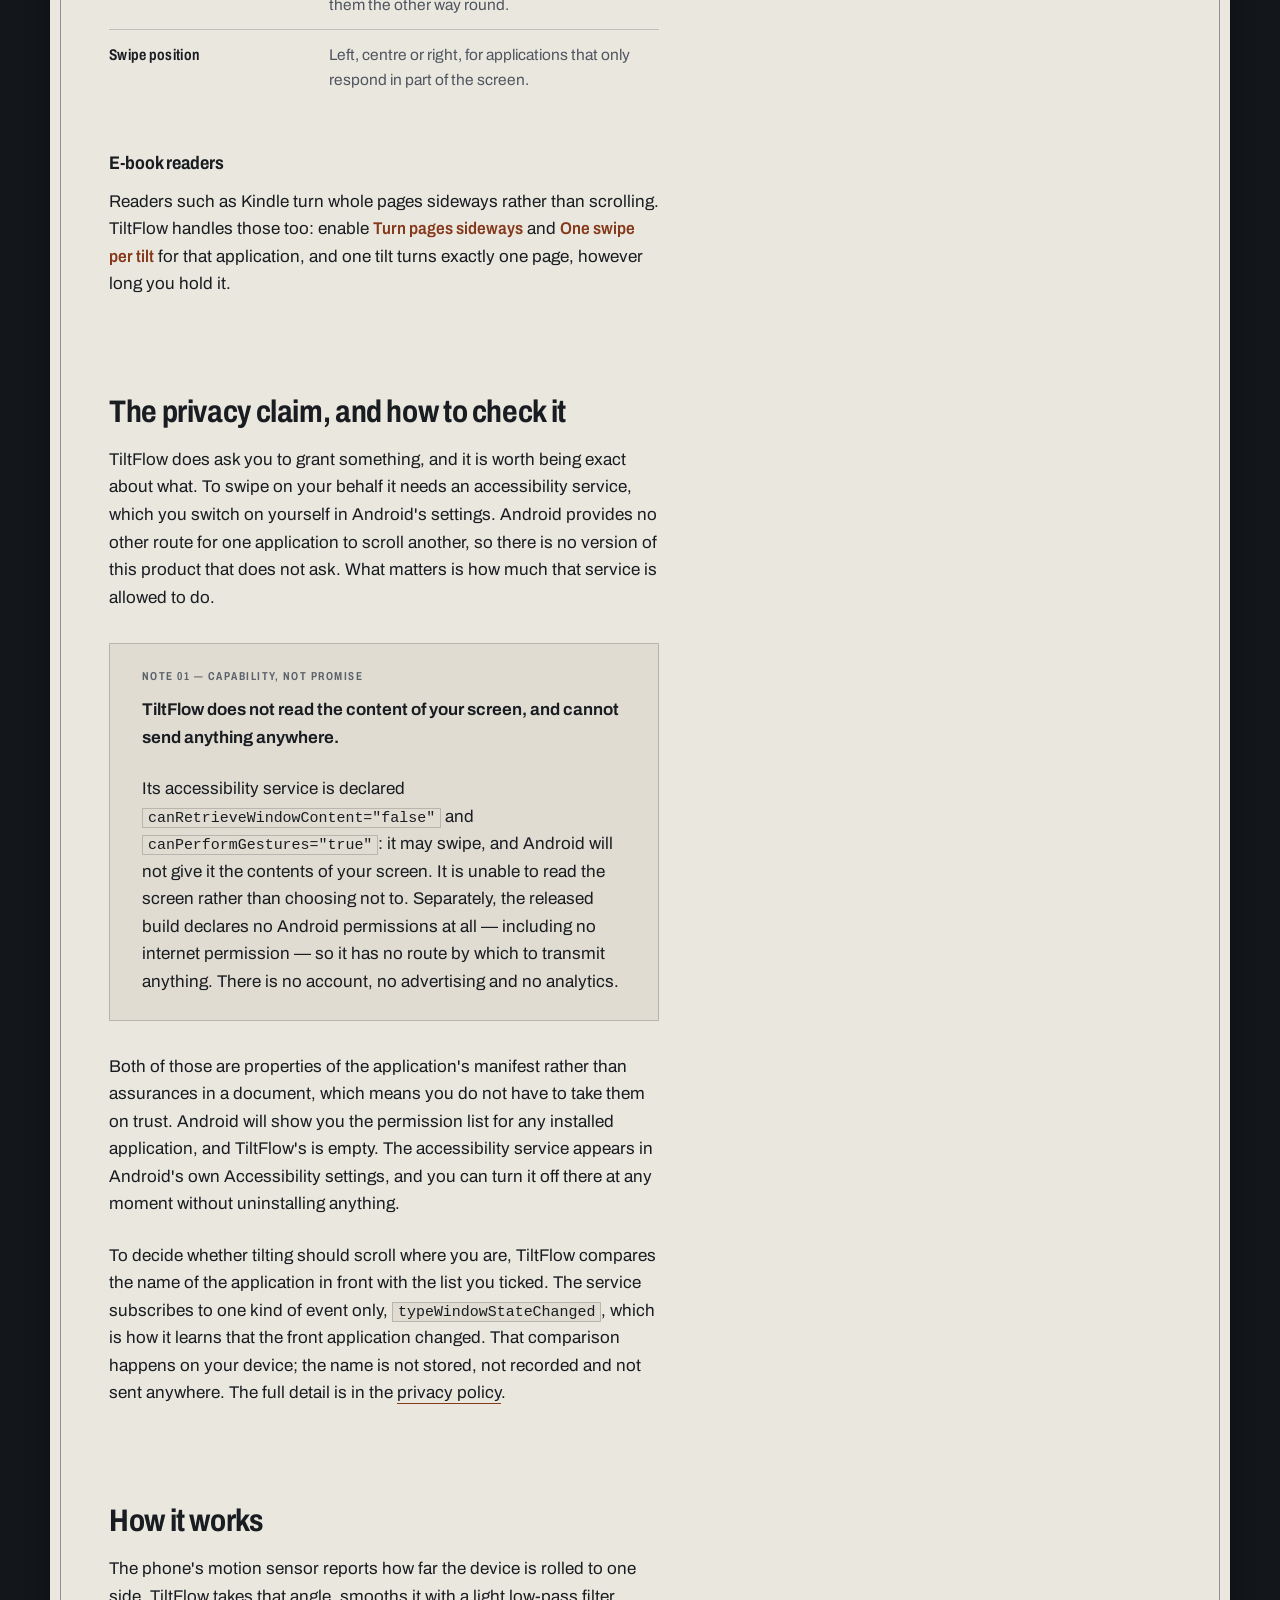
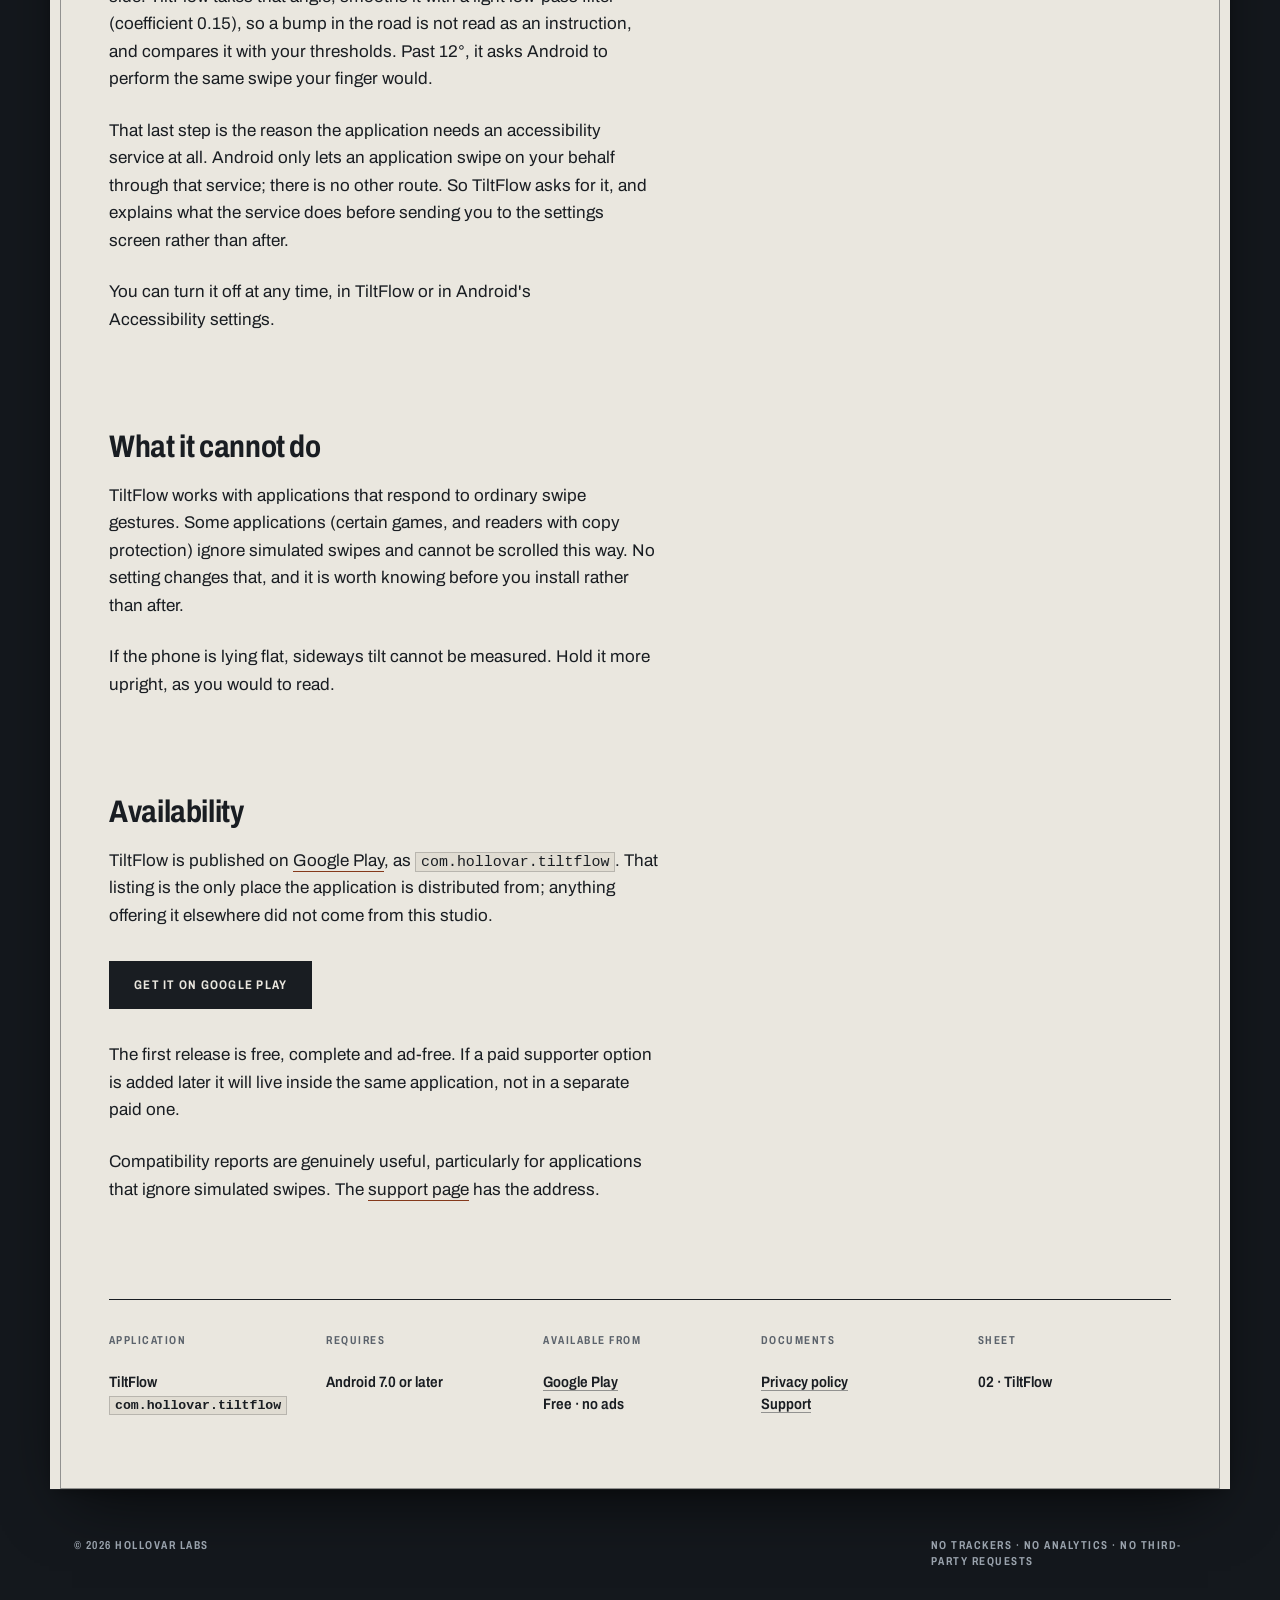
<file: tiltflow/index.html>
<!DOCTYPE html>
<html lang="en">
<head>
<meta charset="utf-8">
<meta name="viewport" content="width=device-width, initial-scale=1">
<title>TiltFlow — Hands-free scrolling for Android — Hollovar Labs</title>
<meta name="description" content="TiltFlow scrolls the page when you tilt your Android phone, in the applications you choose. Free, ad-free, and its accessibility service is declared unable to read your screen.">
<link rel="canonical" href="https://hollovar.github.io/tiltflow/">
<meta name="theme-color" content="#14181d">
<link rel="icon" href="/assets/icon-32.png" sizes="32x32" type="image/png">
<link rel="icon" href="/assets/icon-512.png" sizes="512x512" type="image/png">
<link rel="apple-touch-icon" href="/assets/icon-180.png">
<meta property="og:type" content="website">
<meta property="og:site_name" content="Hollovar Labs">
<meta property="og:title" content="TiltFlow — Hands-free scrolling for Android">
<meta property="og:description" content="Tilt your phone gently to one side and the page scrolls itself. Only in the applications you choose. No network, no accounts, and it cannot read your screen.">
<meta property="og:url" content="https://hollovar.github.io/tiltflow/">
<meta property="og:image" content="https://hollovar.github.io/assets/og.png">
<meta property="og:image:width" content="1200">
<meta property="og:image:height" content="630">
<meta name="twitter:card" content="summary_large_image">
<link rel="preload" href="/assets/fonts/archivo-latin.woff2" as="font" type="font/woff2" crossorigin>
<link rel="stylesheet" href="/assets/style.css">
</head>
<body>
<a class="skip" href="#main">Skip to content</a>

<header class="masthead">
	<div class="masthead__inner">
		<a class="mark" href="/" aria-label="Hollovar Labs — home">
			<img class="mark__glyph" src="/assets/mark-glyph.webp"
				srcset="/assets/mark-glyph.webp 128w, /assets/mark-glyph@2x.webp 256w"
				width="128" height="128" alt="" aria-hidden="true" decoding="async">
			<span class="mark__name">Hollovar&nbsp;Labs</span>
		</a>
		<nav class="nav" aria-label="Primary">
			<a href="/">Studio</a>
			<a href="/tiltflow/" aria-current="page">TiltFlow</a>
			<a href="/privacy/">Privacy</a>
			<a href="/support/">Support</a>
		</nav>
	</div>
</header>

<main id="main" class="sheet">
<div class="sheet__frame">

	<section class="plate">
		<div class="titleblock">
			<div class="titleblock__rule"></div>
			<p class="note">Plate 01 · Android utility</p>
			<h1>TiltFlow</h1>
			<p class="lead">Tilt your phone. The page scrolls itself, only in the applications
			you choose. It asks you for one thing: permission to swipe on your behalf.</p>
			<div class="actions">
				<a class="btn" href="https://play.google.com/store/apps/details?id=com.hollovar.tiltflow"
					rel="noopener">Get it on Google Play</a>
				<a class="btn btn--ghost" href="/tiltflow/privacy/">Privacy policy</a>
			</div>
		</div>

		<div class="plate__figure">
			<div class="tiltfig" id="tiltfig">
				<svg viewBox="0 0 420 410" role="img" aria-labelledby="tilt-title tilt-desc">
					<title id="tilt-title">The tilt angle that drives scrolling</title>
					<desc id="tilt-desc">A phone drawn in section, pivoting about its centre against a
					vertical datum. The tilt angle is dimensioned by an arc. Two struck rays mark the
					real thresholds: scrolling starts past twelve degrees and reaches full speed at
					twenty degrees. Text inside the drawn phone scrolls as the angle passes the
					threshold.</desc>

					<defs>
						<marker id="arrow2" viewBox="0 0 10 10" refX="9" refY="5" markerWidth="7" markerHeight="7" orient="auto-start-reverse">
							<path d="M0 1.5 10 5 0 8.5Z" class="d-dim-fill"/>
						</marker>
						<clipPath id="screenClip">
							<rect x="-44" y="-100" width="88" height="200"/>
						</clipPath>
					</defs>

					<!-- vertical datum -->
					<path class="d-datum" d="M175 34v296"/>
					<text class="d-label" x="175" y="27" text-anchor="middle">DATUM</text>

					<!-- struck threshold rays, carrying the application's real defaults -->
					<g class="d-thin" stroke="var(--oxide)" stroke-dasharray="5 4" opacity="0.95" fill="none">
						<path id="ray12"/><path id="ray12lead"/>
						<path id="ray20"/><path id="ray20lead"/>
					</g>
					<text class="d-value" id="ray12label" x="306" y="0">12.0° START</text>
					<text class="d-value" id="ray20label" x="306" y="0">20.0° FULL SPEED</text>

					<!-- the dimensioned angle -->
					<path class="d-dim" id="arc" fill="none" marker-end="url(#arrow2)"/>
					<text class="d-value d-value--measure" id="arclabel" text-anchor="middle">0.0°</text>

					<!-- the phone, in section, on its pivot -->
					<g id="phone">
						<rect x="-52" y="-108" width="104" height="216" rx="8" class="d-line" fill="var(--sheet)"/>
						<rect x="-44" y="-100" width="88" height="200" class="d-thin" fill="var(--sheet-sunk)"/>
						<line x1="-10" y1="-104" x2="10" y2="-104" class="d-thin"/>
						<g clip-path="url(#screenClip)">
							<g id="screenText" stroke="var(--ink-2)" stroke-width="2" opacity="0.34" fill="none" stroke-linecap="round">
								<!-- the page the tilt is scrolling; the block repeats every 160 units -->
								<path d="M-34 -100h60M-34 -90h52M-34 -80h60M-34 -70h34M-34 -50h60M-34 -40h48M-34 -30h60M-34 -20h56M-34 0h60M-34 10h40M-34 20h60M-34 30h50M-34 50h58"/>
								<path d="M-34 60h60M-34 70h52M-34 80h60M-34 90h34M-34 110h60M-34 120h48M-34 130h60M-34 140h56M-34 160h60M-34 170h40M-34 180h60M-34 190h50M-34 210h58"/>
								<path d="M-34 220h60M-34 230h52M-34 240h60M-34 250h34M-34 270h60M-34 280h48M-34 290h60M-34 300h56M-34 320h60M-34 330h40M-34 340h60M-34 350h50M-34 370h58"/>
							</g>
						</g>
						<!-- pivot mark -->
						<circle r="3" class="d-dim-fill"/>
						<circle r="7" class="d-dim" fill="none"/>
					</g>

					<!-- live readout, set on the sheet as a measured value -->
					<g>
						<path class="d-thin" d="M24 344h372" stroke="var(--ink)"/>
						<text class="d-label" x="24" y="366">TILT</text>
						<text class="d-value d-value--measure" id="tiltvalue" x="24" y="392" style="font-size:21px">0.0°</text>
						<text class="d-label" x="150" y="366">STATE</text>
						<text class="d-value" id="statevalue" x="150" y="392" style="font-size:21px; fill:var(--ink-3)">IDLE</text>
					</g>
				</svg>

				<label class="tiltctl">
					<span class="small">Tilt the drawing — drag it, or use the arrow keys.</span>
					<input type="range" id="tiltrange" min="-28" max="28" step="0.5" value="0"
						aria-label="Tilt angle in degrees" aria-valuetext="0 degrees, idle">
				</label>
				<p class="small tiltctl__live" id="tilthint">On an Android phone, this drawing follows the
				phone itself.</p>
				<p class="vh" id="tiltspoken" aria-live="polite" aria-atomic="true"></p>
			</div>
		</div>
	</section>

	<section class="notes-block" aria-label="Specification notes">
		<p class="note">Notes</p>
		<ul class="notes-row">
			<li>Scrolling starts past <span class="dim">12.0°</span> and stops again below <span class="dim">10.0°</span>, so a steady hand does not flicker it on and off</li>
			<li>Full speed at <span class="dim">20.0°</span>; between the two, speed follows the angle</li>
			<li>Requires <span class="dim">Android 7.0</span> or later</li>
		</ul>
	</section>

	<section class="prose">
		<h2>What it does</h2>

		<p>Tilt the phone gently to one side and the page scrolls for you, so you can read
		one-handed without swiping. Tilt one way to move forward, the other way to go back,
		and return to your normal reading position to stop. The further you tilt, the faster
		it scrolls.</p>

		<p>It is meant for the times swiping is inconvenient: standing on a bus with one hand on
the rail, eating, holding a child. It is also for people who find repeated swiping
genuinely difficult or painful rather than merely annoying.</p>

		<h2>Only where you want it</h2>

		<p>TiltFlow does nothing until you say where it should work. Tick your browser, your
		e-book reader, your PDF application. TiltFlow then stays completely inactive
		everywhere else. Open your messages or the camera and it switches itself off. Go back
		to reading and it comes back on, without you doing anything.</p>

		<p>Applications appear in that list once you have opened them at least once with
		TiltFlow's service running. That is deliberate: it means TiltFlow never needs
		permission to see every application installed on your phone.</p>
	</section>

	<section aria-label="Screens from the application">
		<h2 class="prose">The application</h2>
		<div class="specimens">
			<figure class="specimen">
				<img src="/assets/screens/main.webp" width="540" height="1150" loading="eager" decoding="async"
					alt="TiltFlow's main screen, showing the tilt scrolling switch, a note that the accessibility service is disabled, and a live tilt reading of 0.5 degrees against a neutral position of minus 1.1 degrees.">
				<figcaption><span class="note">Specimen A · Main screen</span>The live tilt reading, the
				sensor in use, and the calibrated neutral position are all on the first screen.</figcaption>
			</figure>
			<figure class="specimen">
				<img src="/assets/screens/consent.webp" width="540" height="1150" loading="lazy" decoding="async"
					alt="A dialog titled Enable accessibility service, explaining that TiltFlow uses the service only to perform vertical swipe gestures when you deliberately tilt the device, that it does not read, store or transmit screen content, and that it can be disabled at any time.">
				<figcaption><span class="note">Specimen B · Consent</span>What the accessibility service
				is for, in plain words, <em>before</em> you are sent to Android's settings screen.</figcaption>
			</figure>
			<figure class="specimen">
				<img src="/assets/screens/apps.webp" width="540" height="1150" loading="lazy" decoding="async"
					alt="The application list, set to Only selected applications, with Kindle ticked and its Turn pages sideways and One swipe per tilt switches both on, Settings unticked, and Chrome ticked.">
				<figcaption><span class="note">Specimen C · Per application</span>Each application gets
				its own behaviour. Kindle here is set to sideways page turns, one page per tilt.</figcaption>
			</figure>
			<figure class="specimen">
				<img src="/assets/screens/detection.webp" width="540" height="1150" loading="lazy" decoding="async"
					alt="The application detection panel, stating that TiltFlow reads only the name of the application in front to decide whether tilting should scroll there, and that screen content is never read, above a list of recently used applications.">
				<figcaption><span class="note">Specimen D · Detection</span>The only thing read is the
				name of the application in front, and the panel says so on the screen itself.</figcaption>
			</figure>
		</div>
	</section>

	<section class="prose">
		<h2>Made to fit how you read</h2>

		<p>Everyone holds a phone differently, so nothing here is fixed. These are the values
		the application ships with; all of them are yours to change.</p>

		<table class="schedule">
			<caption>Schedule of tilt settings — factory values</caption>
			<tbody>
				<tr>
					<th scope="row">Neutral position</th>
					<td>Calibrated by you, to however you actually hold the phone. All angles
					are measured from it.</td>
				</tr>
				<tr>
					<th scope="row">Start scrolling above</th>
					<td><span class="dim">12.0°</span>, far enough clear of ordinary hand
					movement that reading still holds steady.</td>
				</tr>
				<tr>
					<th scope="row">Stop scrolling below</th>
					<td><span class="dim">10.0°</span>, deliberately lower than the start
					angle, so a hand resting near the threshold cannot stutter it.</td>
				</tr>
				<tr>
					<th scope="row">Full speed at</th>
					<td><span class="dim">20.0°</span>. Between this and the start angle,
					speed follows the angle.</td>
				</tr>
				<tr>
					<th scope="row">Direction</th>
					<td>Swap which way scrolls forward, if you prefer them the other way round.</td>
				</tr>
				<tr>
					<th scope="row">Swipe position</th>
					<td>Left, centre or right, for applications that only respond in part of
					the screen.</td>
				</tr>
			</tbody>
		</table>

		<h3>E-book readers</h3>

		<p>Readers such as Kindle turn whole pages sideways rather than scrolling. TiltFlow
		handles those too: enable <em>Turn pages sideways</em> and <em>One swipe per tilt</em>
		for that application, and one tilt turns exactly one page, however long you hold it.</p>
	</section>

	<section class="prose">
		<h2>The privacy claim, and how to check it</h2>

		<p>TiltFlow does ask you to grant something, and it is worth being exact about what.
		To swipe on your behalf it needs an accessibility service, which you switch on
		yourself in Android's settings. Android provides no other route for one application
		to scroll another, so there is no version of this product that does not ask. What
		matters is how much that service is allowed to do.</p>

		<div class="callout">
			<span class="note callout__label">Note 01 — capability, not promise</span>
			<p class="key-point">TiltFlow does not read the content of your screen, and cannot
			send anything anywhere.</p>
			<p>Its accessibility service is declared
			<code>canRetrieveWindowContent="false"</code> and
			<code>canPerformGestures="true"</code>: it may swipe, and Android will not give it
			the contents of your screen. It is unable to read the screen rather than choosing
			not to. Separately, the released build declares no Android permissions at all —
			including no internet permission — so it has no route by which to transmit
			anything. There is no account, no advertising and no analytics.</p>
		</div>

		<p>Both of those are properties of the application's manifest rather than assurances in
		a document, which means you do not have to take them on trust. Android will show you
		the permission list for any installed application, and TiltFlow's is empty. The
		accessibility service appears in Android's own Accessibility settings, and you can turn
		it off there at any moment without uninstalling anything.</p>

		<p>To decide whether tilting should scroll where you are, TiltFlow compares the name of
		the application in front with the list you ticked. The service subscribes to one kind
		of event only, <code>typeWindowStateChanged</code>, which is how it learns that the
		front application changed. That comparison happens on your device; the name is not
		stored, not recorded and not sent anywhere. The full detail is in the
		<a href="/tiltflow/privacy/">privacy policy</a>.</p>
	</section>

	<section class="prose">
		<h2>How it works</h2>

		<p>The phone's motion sensor reports how far the device is rolled to one side. TiltFlow
		takes that angle, smooths it with a light low-pass filter (coefficient 0.15), so a bump in
the road is not read as an instruction, and compares it with your thresholds. Past
		12°, it asks Android to perform the same swipe your finger would.</p>

		<p>That last step is the reason the application needs an accessibility service at all.
		Android only lets an application swipe on your behalf through that service; there is
		no other route. So TiltFlow asks for it, and explains what the service does before
		sending you to the settings screen rather than after.</p>

		<p>You can turn it off at any time, in TiltFlow or in Android's Accessibility settings.</p>

		<h2>What it cannot do</h2>

		<p>TiltFlow works with applications that respond to ordinary swipe gestures. Some
applications (certain games, and readers with copy protection) ignore simulated
swipes and cannot be scrolled this way. No setting changes that, and it is worth
		knowing before you install rather than after.</p>

		<p>If the phone is lying flat, sideways tilt cannot be measured. Hold it more upright,
		as you would to read.</p>
	</section>

	<section class="prose">
		<h2>Availability</h2>

		<p>TiltFlow is published on
		<a href="https://play.google.com/store/apps/details?id=com.hollovar.tiltflow"
		rel="noopener">Google Play</a>, as <code>com.hollovar.tiltflow</code>. That listing is
		the only place the application is distributed from; anything offering it elsewhere did
		not come from this studio.</p>

		<div class="actions">
			<a class="btn" href="https://play.google.com/store/apps/details?id=com.hollovar.tiltflow"
				rel="noopener">Get it on Google Play</a>
		</div>

		<p>The first release is free, complete and ad-free. If a paid supporter option is added
		later it will live inside the same application, not in a separate paid one.</p>

		<p>Compatibility reports are genuinely useful, particularly for applications that
		ignore simulated swipes. The <a href="/support/">support page</a> has the address.</p>
	</section>

	<footer class="colophon">
		<div class="colophon__cell">
			<p class="note">Application</p>
			<p class="colophon__value">TiltFlow<br><code>com.hollovar.tiltflow</code></p>
		</div>
		<div class="colophon__cell">
			<p class="note">Requires</p>
			<p class="colophon__value">Android 7.0 or later</p>
		</div>
		<div class="colophon__cell">
			<p class="note">Available from</p>
			<p class="colophon__value"><a
				href="https://play.google.com/store/apps/details?id=com.hollovar.tiltflow"
				rel="noopener">Google Play</a><br>Free · no ads</p>
		</div>
		<div class="colophon__cell">
			<p class="note">Documents</p>
			<p class="colophon__value"><a href="/tiltflow/privacy/">Privacy policy</a><br><a href="/support/">Support</a></p>
		</div>
		<div class="colophon__cell">
			<p class="note">Sheet</p>
			<p class="colophon__value">02 · TiltFlow</p>
		</div>
	</footer>

</div>
</main>

<div class="footnote">
	<p class="note note--board">© 2026 Hollovar Labs</p>
	<p class="note note--board">No trackers · No analytics · No third-party requests</p>
</div>

<script>
(function () {
	"use strict";

	var PIVOT_X = 175, PIVOT_Y = 210;
	var START = 12, STOP = 10, FULL = 20;      // the application's own defaults
	var ARC_R = 126, LABEL_X = 300;

	var svgNS = "http://www.w3.org/2000/svg";
	var phone = document.getElementById("phone");
	var arc = document.getElementById("arc");
	var arcLabel = document.getElementById("arclabel");
	var tiltValue = document.getElementById("tiltvalue");
	var stateValue = document.getElementById("statevalue");
	var screenText = document.getElementById("screenText");
	var range = document.getElementById("tiltrange");
	var hint = document.getElementById("tilthint");
	var spoken = document.getElementById("tiltspoken");
	var fig = document.getElementById("tiltfig");
	if (!phone || !range) return;

	var reduced = window.matchMedia("(prefers-reduced-motion: reduce)").matches;

	var angle = 0;
	var scrolling = false;
	var offset = 0;
	var userTookOver = false;
	var announce = false;      // only once the visitor drives it — never for the demo
	var saidDeg = null, saidScrolling = null;

	function rad(d) { return (d - 90) * Math.PI / 180; }
	function px(d, r) { return [PIVOT_X + r * Math.cos(rad(d)), PIVOT_Y + r * Math.sin(rad(d))]; }

	/*
		Each threshold is struck as a ray clear of the phone, then turned into a horizontal
		leader with its note — the way a drawing labels a detail it cannot letter in place.
	*/
	function drawRay(id, deg, rEnd) {
		var a = px(deg, 132), b = px(deg, rEnd);
		document.getElementById(id).setAttribute("d",
			"M" + a[0].toFixed(1) + " " + a[1].toFixed(1) + "L" + b[0].toFixed(1) + " " + b[1].toFixed(1));
		document.getElementById(id + "lead").setAttribute("d",
			"M" + b[0].toFixed(1) + " " + b[1].toFixed(1) + "H" + LABEL_X);
		return b[1];
	}
	document.getElementById("ray12label").setAttribute("y", (drawRay("ray12", START, 190) + 4.5).toFixed(1));
	document.getElementById("ray20label").setAttribute("y", (drawRay("ray20", FULL, 150) + 4.5).toFixed(1));

	function render() {
		var mag = Math.abs(angle);

		phone.setAttribute("transform",
			"translate(" + PIVOT_X + " " + PIVOT_Y + ") rotate(" + angle.toFixed(2) + ")");

		// the dimensioned angle, swept from the datum
		if (mag < 0.35) {
			arc.setAttribute("d", "");
			arcLabel.textContent = "";
		} else {
			var a = px(0, ARC_R), b = px(angle, ARC_R);
			arc.setAttribute("d",
				"M" + a[0].toFixed(1) + " " + a[1].toFixed(1) +
				"A" + ARC_R + " " + ARC_R + " 0 0 " + (angle > 0 ? 1 : 0) + " " +
				b[0].toFixed(1) + " " + b[1].toFixed(1));
			var m = px(angle / 2, ARC_R + 16);
			arcLabel.setAttribute("x", m[0]);
			arcLabel.setAttribute("y", m[1]);
			arcLabel.textContent = mag.toFixed(1) + "°";
		}

		// the real hysteresis: start above 12, stop below 10
		if (!scrolling && mag > START) scrolling = true;
		else if (scrolling && mag < STOP) scrolling = false;

		tiltValue.textContent = mag.toFixed(1) + "°";
		stateValue.textContent = scrolling ? "SCROLLING" : "IDLE";

		/*
			The readout above is SVG <text> inside role="img": a screen reader never hears it
			change. Say the same measurement in words, rounded to whole degrees so the live
			region is not flooded, and only once the visitor is actually driving the drawing.
		*/
		var deg = Math.round(mag);
		if (deg !== saidDeg || scrolling !== saidScrolling) {
			saidDeg = deg;
			saidScrolling = scrolling;
			var said = deg + (deg === 1 ? " degree, " : " degrees, ") + (scrolling ? "scrolling" : "idle");
			range.setAttribute("aria-valuetext", said);
			if (announce) spoken.textContent = "Tilt " + said;
		}

		stateValue.style.fill = scrolling ? "var(--measure)" : "var(--ink-3)";
		arc.setAttribute("stroke", scrolling ? "var(--measure)" : "var(--oxide)");
		arcLabel.style.fill = scrolling ? "var(--measure)" : "var(--oxide)";
	}

	function speed() {
    if (!scrolling) return 0;

    var mag = Math.abs(angle);
    var t = Math.min(1, Math.max(0, (mag - START) / (FULL - START)));

    // Start gently at the threshold and accelerate progressively.
    t = t * t;

    return t * 1.5 * (angle > 0 ? 1 : -1);
}

	var last = 0;
	function frame(now) {
		var dt = last ? Math.min(48, now - last) : 16;
		last = now;
		var v = speed();
		if (v !== 0) {
			offset -= v * dt * 0.09;
			// the greeked column is 10px-per-line and repeats every 160px
			if (offset < -160) offset += 160;
			if (offset > 0) offset -= 160;
			screenText.setAttribute("transform", "translate(0 " + offset.toFixed(2) + ")");
		}
		requestAnimationFrame(frame);
	}
	requestAnimationFrame(frame);

	function setAngle(deg, fromUser) {
		if (fromUser) { userTookOver = true; announce = true; }
		angle = Math.max(-28, Math.min(28, deg));
		if (range.value !== String(angle)) range.value = String(angle);
		render();
	}

	range.addEventListener("input", function () { setAngle(parseFloat(range.value), true); });

	// dragging the drawing itself
	var svg = fig.querySelector("svg");
	var dragging = false;
	function fromPointer(e) {
		var r = svg.getBoundingClientRect();
		var x = (e.clientX - r.left) / r.width;
		setAngle((x - 0.5) * 56, true);
	}
	svg.addEventListener("pointerdown", function (e) {
		dragging = true;
		svg.setPointerCapture(e.pointerId);
		fromPointer(e);
	});
	svg.addEventListener("pointermove", function (e) { if (dragging) fromPointer(e); });
	svg.addEventListener("pointerup", function () { dragging = false; });
	svg.addEventListener("pointercancel", function () { dragging = false; });
	svg.style.cursor = "ew-resize";

	// On a phone, the drawing follows the phone with light low-pass filtering.
if (window.DeviceOrientationEvent && !("requestPermission" in window.DeviceOrientationEvent)) {
    var filteredGamma = null;
    var filterCoefficient = 0.15;

 window.addEventListener("deviceorientation", function (e) {
        if (e.gamma === null || e.gamma === undefined) return;

        userTookOver = true;
        hint.textContent = "Following your phone. Tilt it.";

        // The drawing's angle is the visual one: positive leans right, the way
        // px() sweeps and the way the 12°/20° rays are struck. gamma is already
        // positive to the right, so it carries straight through.
        var gamma = e.gamma;

        // Keep left/right tilt direction continuous across the
        // Euler-angle representation boundary.
        if (e.beta !== null && Math.abs(e.beta) > 90) {
            gamma = -gamma;
        }

        gamma = Math.max(-28, Math.min(28, gamma));

        if (filteredGamma === null) {
            filteredGamma = gamma;
        } else {
            filteredGamma += filterCoefficient * (gamma - filteredGamma);
        }

        setAngle(filteredGamma, false);
    }, { passive: true });
}

	render();

	// One authored moment: the drawing takes itself past the threshold once, then stops.
	if (!reduced) {
		var t0 = null;
		function demo(now) {
			if (userTookOver) return;
			if (t0 === null) t0 = now;
			var t = (now - t0) / 2600;
			if (t >= 1) { setAngle(0, false); return; }
			setAngle(Math.sin(t * Math.PI) * 16.5, false);
			requestAnimationFrame(demo);
		}
		setTimeout(function () { requestAnimationFrame(demo); }, 900);
	}
})();
</script>

</body>
</html>
</file>
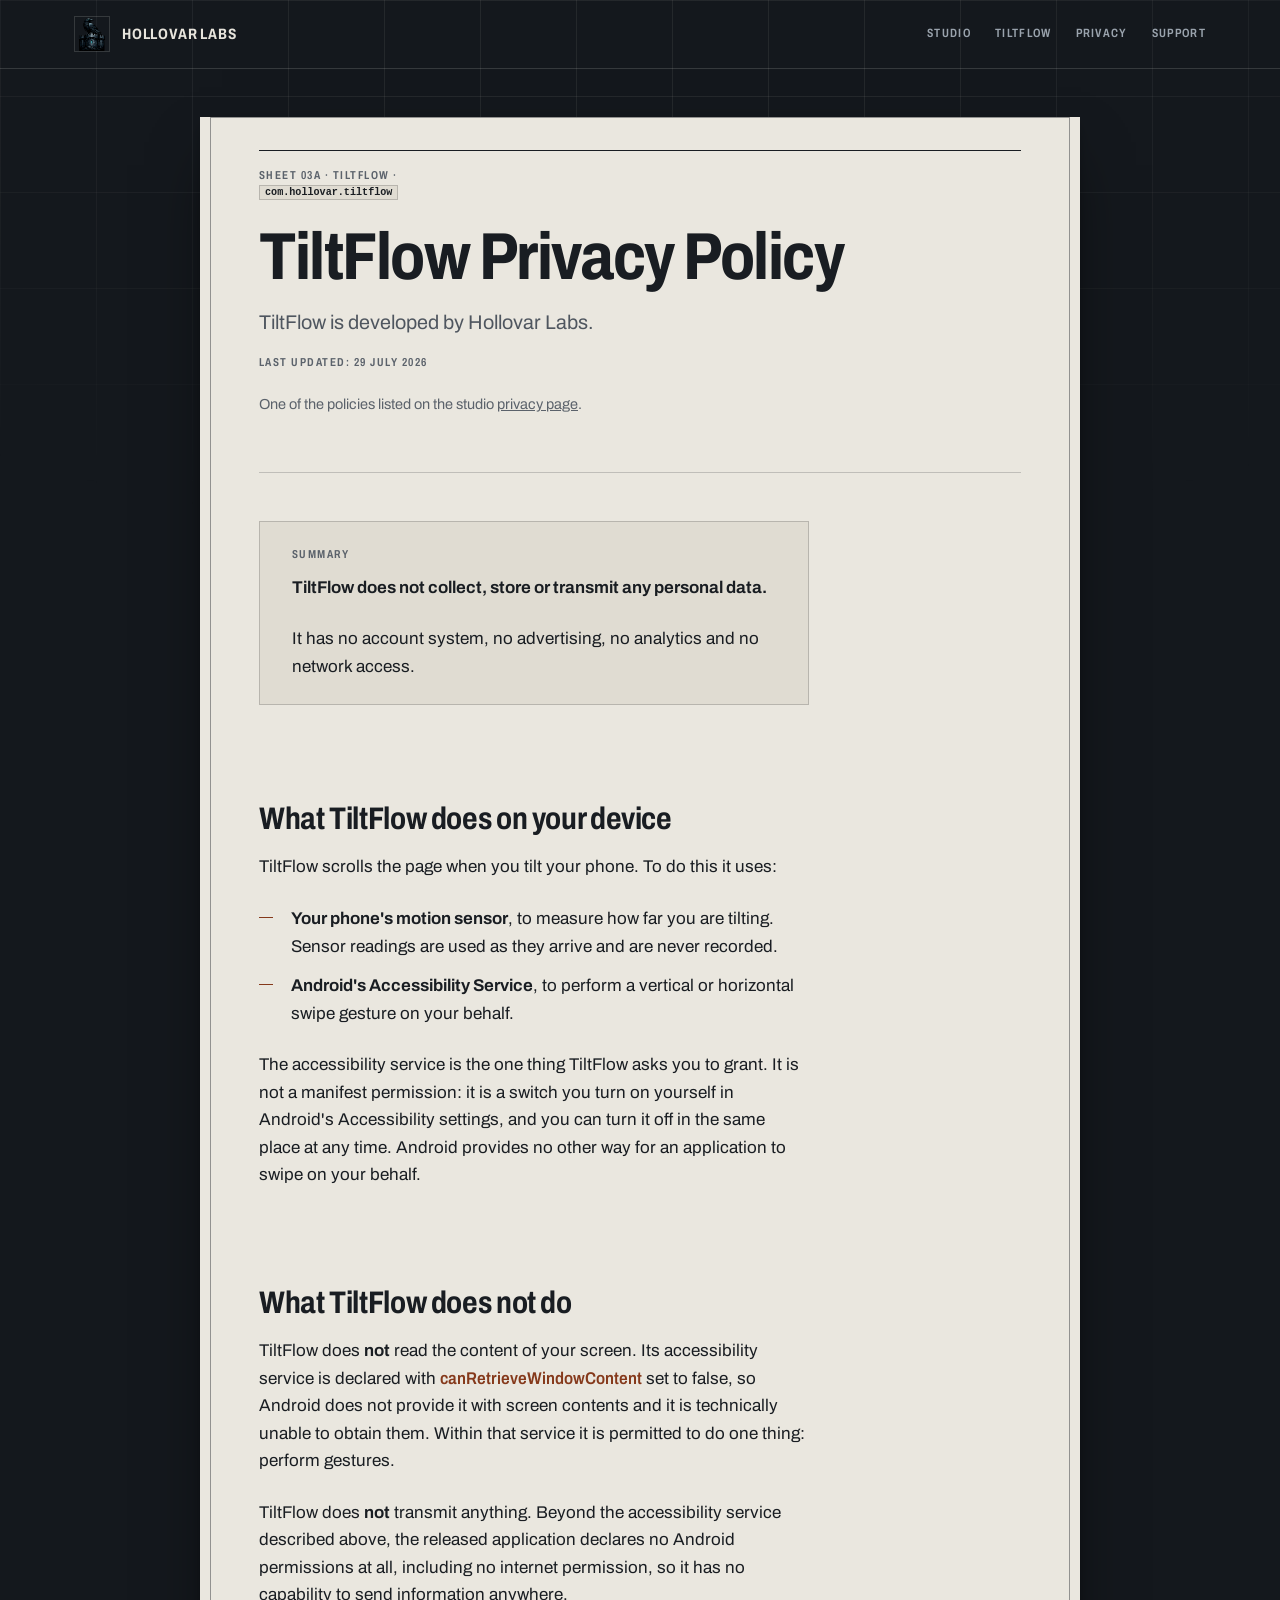
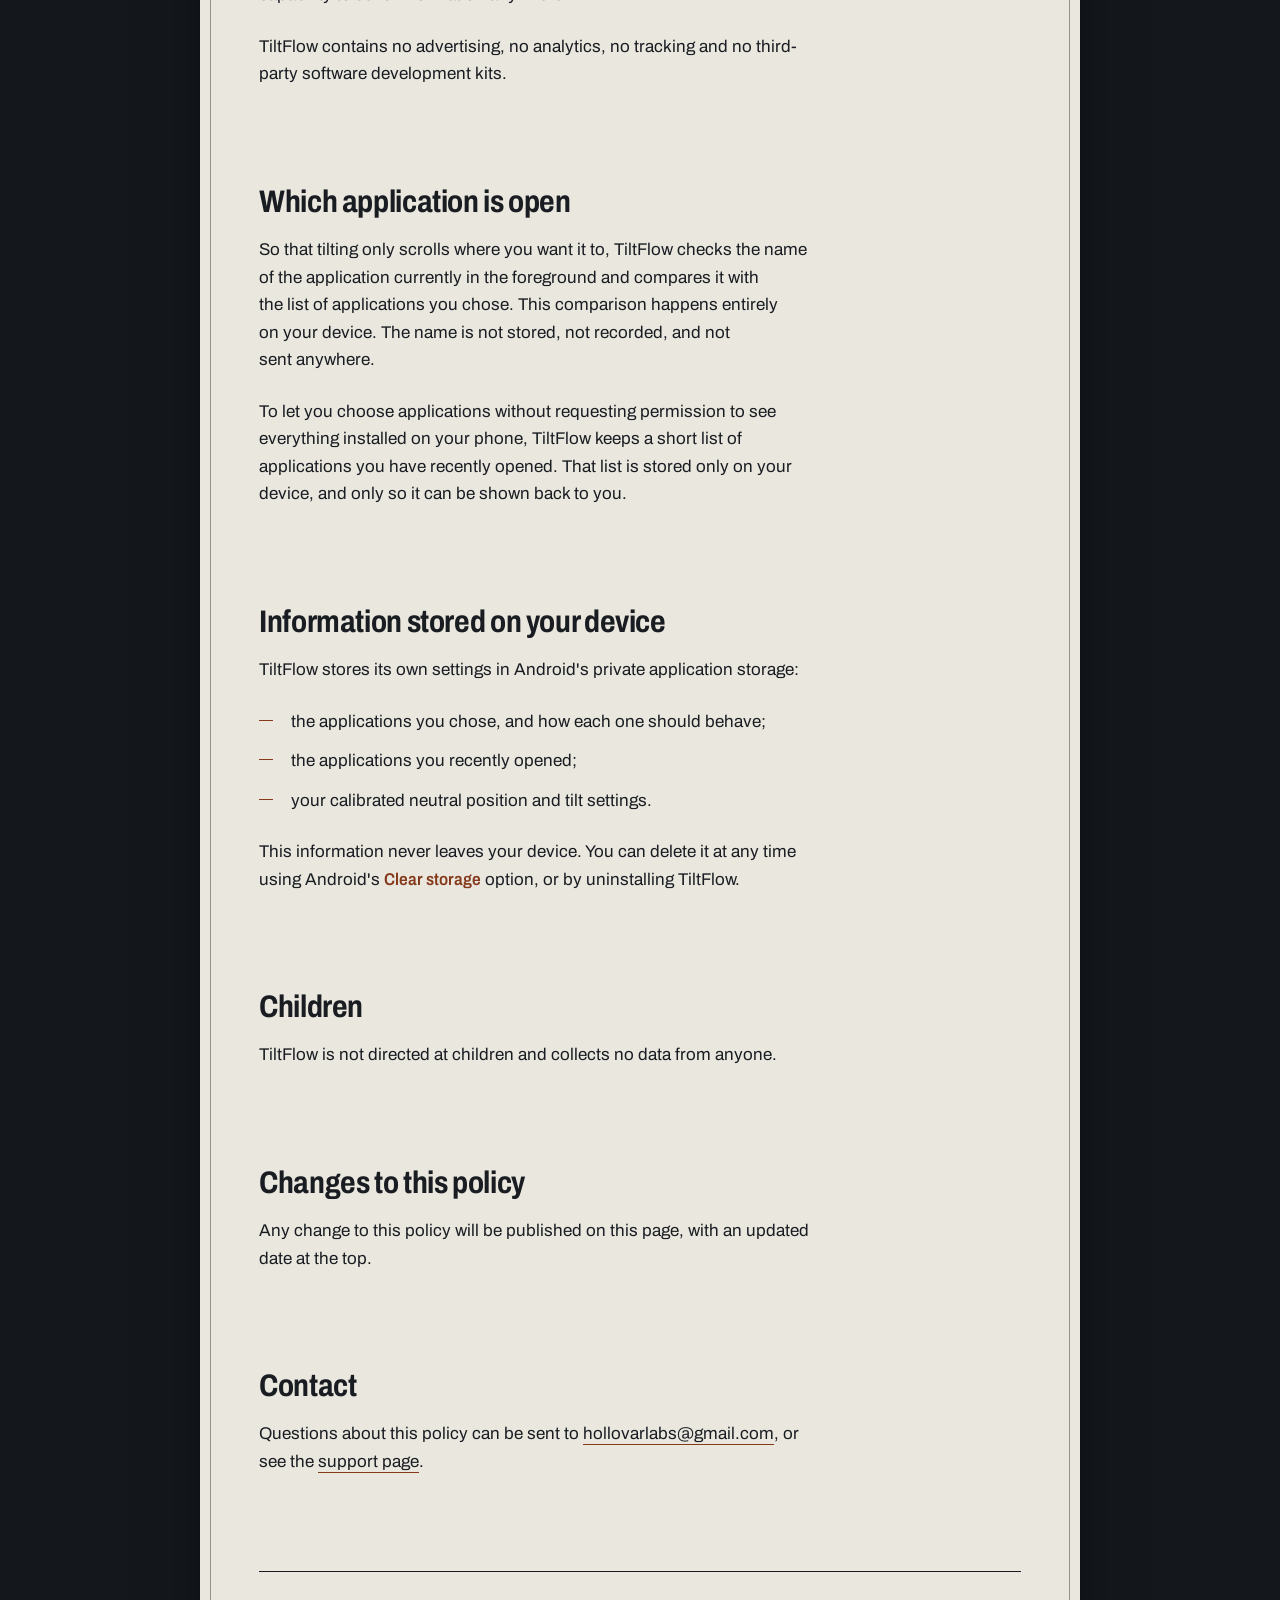
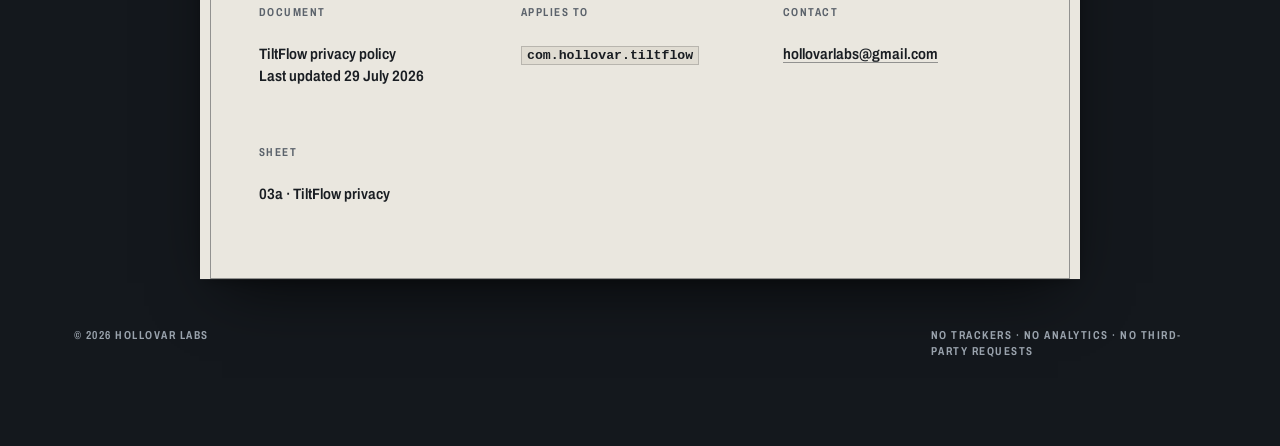
<file: tiltflow/privacy/index.html>
<!DOCTYPE html>
<html lang="en">
<head>
<meta charset="utf-8">
<meta name="viewport" content="width=device-width, initial-scale=1">
<title>TiltFlow Privacy Policy — Hollovar Labs</title>
<meta name="description" content="TiltFlow collects no data, stores nothing about you and has no network access.">
<link rel="canonical" href="https://hollovar.github.io/tiltflow/privacy/">
<meta name="theme-color" content="#14181d">
<link rel="icon" href="/assets/icon-32.png" sizes="32x32" type="image/png">
<link rel="icon" href="/assets/icon-512.png" sizes="512x512" type="image/png">
<link rel="apple-touch-icon" href="/assets/icon-180.png">
<meta property="og:type" content="article">
<meta property="og:site_name" content="Hollovar Labs">
<meta property="og:title" content="TiltFlow Privacy Policy">
<meta property="og:description" content="TiltFlow collects no data, stores nothing about you and has no network access.">
<meta property="og:url" content="https://hollovar.github.io/tiltflow/privacy/">
<meta property="og:image" content="https://hollovar.github.io/assets/og.png">
<meta property="og:image:width" content="1200">
<meta property="og:image:height" content="630">
<meta name="twitter:card" content="summary_large_image">
<link rel="preload" href="/assets/fonts/archivo-latin.woff2" as="font" type="font/woff2" crossorigin>
<link rel="stylesheet" href="/assets/style.css">
</head>
<body>
<a class="skip" href="#main">Skip to content</a>

<header class="masthead">
	<div class="masthead__inner">
		<a class="mark" href="/" aria-label="Hollovar Labs — home">
			<img class="mark__glyph" src="/assets/mark-glyph.webp"
				srcset="/assets/mark-glyph.webp 128w, /assets/mark-glyph@2x.webp 256w"
				width="128" height="128" alt="" aria-hidden="true" decoding="async">
			<span class="mark__name">Hollovar&nbsp;Labs</span>
		</a>
		<nav class="nav" aria-label="Primary">
			<a href="/">Studio</a>
			<a href="/tiltflow/">TiltFlow</a>
			<a href="/privacy/">Privacy</a>
			<a href="/support/">Support</a>
		</nav>
	</div>
</header>

<main id="main" class="sheet sheet--doc">
<div class="sheet__frame">

	<div class="docblock">
		<div class="titleblock__rule"></div>
		<p class="note">Sheet 03a · TiltFlow · <code>com.hollovar.tiltflow</code></p>
		<h1>TiltFlow Privacy Policy</h1>
		<p class="lead">TiltFlow is developed by Hollovar Labs.</p>
		<p class="note">Last updated: 29 July 2026</p>
		<p class="small">One of the policies listed on the studio
		<a href="/privacy/">privacy page</a>.</p>
	</div>

	<div class="prose">

		<div class="callout">
			<span class="note callout__label">Summary</span>
			<p class="key-point">TiltFlow does not collect, store or transmit any personal data.</p>
			<p>It has no account system, no advertising, no analytics and no network access.</p>
		</div>

		<h2>What TiltFlow does on your device</h2>

		<p>TiltFlow scrolls the page when you tilt your phone. To do this it uses:</p>

		<ul>
			<li><strong>Your phone's motion sensor</strong>, to measure how far you are tilting.
			Sensor readings are used as they arrive and are never recorded.</li>
			<li><strong>Android's Accessibility Service</strong>, to perform a vertical or
			horizontal swipe gesture on your behalf.</li>
		</ul>

		<p>The accessibility service is the one thing TiltFlow asks you to grant. It is not a
		manifest permission: it is a switch you turn on yourself in Android's Accessibility
		settings, and you can turn it off in the same place at any time. Android provides no
		other way for an application to swipe on your behalf.</p>

		<h2>What TiltFlow does not do</h2>

		<p>TiltFlow does <strong>not</strong> read the content of your screen. Its accessibility
		service is declared with <em>canRetrieveWindowContent</em> set to false, so Android does
		not provide it with screen contents and it is technically unable to obtain them. Within
		that service it is permitted to do one thing: perform gestures.</p>

		<p>TiltFlow does <strong>not</strong> transmit anything. Beyond the accessibility service
		described above, the released application declares no Android permissions at all,
		including no internet permission, so it has no capability to send information
		anywhere.</p>

		<p>TiltFlow contains no advertising, no analytics, no tracking and no third-party
		software development kits.</p>

		<h2>Which application is open</h2>

		<p>So that tilting only scrolls where you want it to, TiltFlow checks the name of the
		application currently in the foreground and compares it with the list of applications you
		chose. This comparison happens entirely on your device. The name is not stored, not
		recorded, and not sent anywhere.</p>

		<p>To let you choose applications without requesting permission to see everything
		installed on your phone, TiltFlow keeps a short list of applications you have recently
		opened. That list is stored only on your device, and only so it can be shown back to
		you.</p>

		<h2>Information stored on your device</h2>

		<p>TiltFlow stores its own settings in Android's private application storage:</p>

		<ul>
			<li>the applications you chose, and how each one should behave;</li>
			<li>the applications you recently opened;</li>
			<li>your calibrated neutral position and tilt settings.</li>
		</ul>

		<p>This information never leaves your device. You can delete it at any time using
		Android's <em>Clear storage</em> option, or by uninstalling TiltFlow.</p>

		<h2>Children</h2>

		<p>TiltFlow is not directed at children and collects no data from anyone.</p>

		<h2>Changes to this policy</h2>

		<p>Any change to this policy will be published on this page, with an updated date at the
		top.</p>

		<h2>Contact</h2>

		<p>Questions about this policy can be sent to
		<a href="mailto:hollovarlabs@gmail.com">hollovarlabs@gmail.com</a>, or see the
		<a href="/support/">support page</a>.</p>

	</div>

	<footer class="colophon">
		<div class="colophon__cell">
			<p class="note">Document</p>
			<p class="colophon__value">TiltFlow privacy policy<br>Last updated 29 July 2026</p>
		</div>
		<div class="colophon__cell">
			<p class="note">Applies to</p>
			<p class="colophon__value"><code>com.hollovar.tiltflow</code></p>
		</div>
		<div class="colophon__cell">
			<p class="note">Contact</p>
			<p class="colophon__value"><a href="mailto:hollovarlabs@gmail.com">hollovarlabs@gmail.com</a></p>
		</div>
		<div class="colophon__cell">
			<p class="note">Sheet</p>
			<p class="colophon__value">03a · TiltFlow privacy</p>
		</div>
	</footer>

</div>
</main>

<div class="footnote">
	<p class="note note--board">© 2026 Hollovar Labs</p>
	<p class="note note--board">No trackers · No analytics · No third-party requests</p>
</div>

</body>
</html>
</file>
<file: assets/style.css>
/*
	Hollovar Labs — measured drawing.

	The site is drawn, not laid out: a pale drafting sheet on a graphite board, one lettering
	alphabet at drafting widths, hairline rules, hatched masonry, dimension callouts.

	Deliberately self-contained: no web fonts, no analytics, no third-party requests of any
	kind. A site whose main purpose is to state a privacy position should not load anything
	from another company's server. Archivo is self-hosted from assets/fonts (SIL OFL 1.1,
	see assets/fonts/OFL.txt).
*/

/* ------------------------------------------------------------------ lettering */

/*
	One variable face carries the whole sheet. A drafting office letters with a single
	alphabet and varies the width by annotation rank, so width is a token here, not a
	second font.
*/
@font-face {
	font-family: "Archivo";
	font-style: normal;
	font-weight: 100 900;
	font-stretch: 62% 125%;
	font-display: swap;
	src: url("/assets/fonts/archivo-latin.woff2") format("woff2");
	unicode-range: U+0000-00FF, U+0131, U+0152-0153, U+02BB-02BC, U+02C6, U+02DA, U+02DC,
		U+0304, U+0308, U+0329, U+2000-206F, U+20AC, U+2122, U+2191, U+2193, U+2212, U+2215,
		U+FEFF, U+FFFD;
}

@font-face {
	font-family: "Archivo";
	font-style: normal;
	font-weight: 100 900;
	font-stretch: 62% 125%;
	font-display: swap;
	src: url("/assets/fonts/archivo-latin-ext.woff2") format("woff2");
	unicode-range: U+0100-02BA, U+02BD-02C5, U+02C7-02CC, U+02CE-02D7, U+02DD-02FF, U+0304,
		U+0308, U+0329, U+1D00-1DBF, U+1E00-1E9F, U+1EF2-1EFF, U+2020, U+20A0-20AB,
		U+20AD-20C0, U+2113, U+2C60-2C7F, U+A720-A7FF;
}

/* ------------------------------------------------------------------- tokens */

:root {
	/* the board the sheet lies on */
	--board: #14181d;
	--board-raised: #1b2027;
	--board-ink: #e7e4dc;
	--board-ink-2: #9aa3ad;
	--board-rule: rgba(231, 228, 220, 0.16);
	--board-rule-strong: rgba(231, 228, 220, 0.32);

	/* the drafting sheet */
	--sheet: #eae7df;
	--sheet-sunk: #e0dcd2;
	--ink: #191d22;
	--ink-2: #4f565f;
	/* 4.56:1 on the sheet — the annotation labels are small, so this may not go lighter */
	--ink-3: #5b626b;
	--rule: rgba(25, 29, 34, 0.2);
	--rule-strong: rgba(25, 29, 34, 0.42);

	/*
		Annotation: dimensions, revisions, leaders. This carries small text everywhere —
		dimension values, inline emphasis, fault references, the in-review stamp — so it is
		tuned to clear 4.5:1 on the sheet, on the sunk tone, and on its own 13% tint, in both
		the day and night palettes. It may not be brightened.
	*/
	--oxide: #85391b;
	--oxide-soft: rgba(133, 57, 27, 0.13);

	/* measured live values only — the cyan carried over from the icon's window slit */
	--measure: #10687c;
	--measure-board: #4ed0e3;

	--sp-1: 4px;
	--sp-2: 8px;
	--sp-3: 12px;
	--sp-4: 16px;
	--sp-5: 24px;
	--sp-6: 32px;
	--sp-7: 48px;
	--sp-8: 64px;
	--sp-9: 96px;
	--sp-10: 128px;

	--sheet-max: 1180px;
	/* Archivo's average advance is well under its `0`, so 68ch measured ~85 characters */
	--measure-col: 55ch;

	--ease: cubic-bezier(0.16, 1, 0.3, 1);
}

/*
	Night refinement, not an inversion. A drawing sheet is a light object; flipping it to
	dark would abandon the world. The board deepens and the sheet loses its glare instead.
*/
@media (prefers-color-scheme: dark) {
	:root {
		--board: #0e1114;
		--board-raised: #161a20;
		--sheet: #ddd9d0;
		--sheet-sunk: #d3cec3;
		--ink: #14181c;
		--ink-2: #474e56;
		--ink-3: #515861;
	}
}

*,
*::before,
*::after {
	box-sizing: border-box;
}

/* --------------------------------------------------------------------- base */

html {
	-webkit-text-size-adjust: 100%;
}

body {
	margin: 0;
	background: var(--board);
	color: var(--board-ink);
	font-family: "Archivo", -apple-system, BlinkMacSystemFont, "Segoe UI", Roboto, Helvetica,
		Arial, sans-serif;
	font-size: 17px;
	font-stretch: 100%;
	line-height: 1.62;
	font-synthesis-weight: none;
	text-rendering: optimizeLegibility;
	-webkit-font-smoothing: antialiased;
}

/*
	The board carries a faint construction grid — the drawing surface underneath the sheet.
	20mm major, 4mm minor, at the scale the sheet is drawn to.
*/
body::before {
	content: "";
	position: fixed;
	inset: 0;
	z-index: 0;
	pointer-events: none;
	background-image: linear-gradient(var(--board-rule) 1px, transparent 1px),
		linear-gradient(90deg, var(--board-rule) 1px, transparent 1px);
	background-size: 96px 96px;
	opacity: 0.5;
	mask-image: radial-gradient(ellipse 120% 80% at 50% 0%, #000 20%, transparent 78%);
}

body > * {
	position: relative;
	z-index: 1;
}

:where(a) {
	color: inherit;
}

:focus-visible {
	outline: 2px solid var(--oxide);
	outline-offset: 3px;
}

.sheet :focus-visible {
	outline-color: var(--oxide);
}

::selection {
	background: var(--oxide);
	color: var(--sheet);
}

/*
	Off-screen for the eye, present for a screen reader. The tilt drawing's readout is
	an SVG <text>, which assistive technology never sees change; a .vh live region beside
	it carries the same measurement in words.
*/
.vh {
	position: absolute;
	width: 1px;
	height: 1px;
	margin: -1px;
	padding: 0;
	overflow: hidden;
	clip: rect(0 0 0 0);
	clip-path: inset(50%);
	white-space: nowrap;
	border: 0;
}

.skip {
	position: absolute;
	left: -9999px;
	top: 0;
	z-index: 50;
	background: var(--sheet);
	color: var(--ink);
	padding: var(--sp-3) var(--sp-5);
	font-stretch: 76%;
	font-weight: 650;
	text-transform: uppercase;
	letter-spacing: 0.1em;
	font-size: 13px;
	text-decoration: none;
}

.skip:focus {
	left: var(--sp-5);
	top: var(--sp-3);
}

/* ------------------------------------------------------------ annotation type */

/*
	Annotation rank is expressed by width, exactly as it is by a drafting pen's nib.
	.note is the narrowest and smallest: sheet metadata, leaders, callout labels.
*/
.note {
	font-stretch: 74%;
	font-weight: 640;
	text-transform: uppercase;
	letter-spacing: 0.13em;
	font-size: 11.5px;
	line-height: 1.4;
	color: var(--ink-3);
}

.note--board {
	color: var(--board-ink-2);
}

.note--oxide {
	color: var(--oxide);
}

/* dimension values: tabular, so a column of measurements aligns like a schedule */
.dim {
	font-stretch: 78%;
	font-weight: 600;
	font-variant-numeric: tabular-nums;
	letter-spacing: 0.03em;
	color: var(--oxide);
}

code,
kbd,
samp,
.mono {
	font-family: ui-monospace, "Cascadia Mono", "SF Mono", Menlo, Consolas, monospace;
	font-size: 0.88em;
	letter-spacing: 0;
}

code {
	background: var(--sheet-sunk);
	border: 1px solid var(--rule);
	padding: 1px 5px;
	color: var(--ink);
}

/* an identifier inside an annotation label keeps its own case: package IDs are case-sensitive */
.note code,
.note--board code {
	text-transform: none;
	letter-spacing: 0;
}

/* ------------------------------------------------------------------- header */

.masthead {
	border-bottom: 1px solid var(--board-rule);
}

.masthead__inner {
	max-width: var(--sheet-max);
	margin: 0 auto;
	padding: var(--sp-4) var(--sp-5);
	display: flex;
	align-items: center;
	gap: var(--sp-5);
	flex-wrap: wrap;
}

.mark {
	display: inline-flex;
	align-items: center;
	gap: var(--sp-3);
	text-decoration: none;
	color: var(--board-ink);
	margin-right: auto;
}

/*
	The studio mark, as delivered: a dark full-tone illustration. On the near-black board it
	needs a hairline to sit on rather than dissolve into, so it reads as a mounted chip.
*/
.mark__glyph {
	width: 36px;
	height: 36px;
	flex: none;
	display: block;
	border: 1px solid var(--board-rule);
}

.mark__name {
	font-stretch: 80%;
	font-weight: 700;
	letter-spacing: 0.055em;
	text-transform: uppercase;
	font-size: 15px;
	line-height: 1;
}

.nav {
	display: flex;
	align-items: center;
	gap: var(--sp-5);
	flex-wrap: wrap;
}

.nav a {
	font-stretch: 76%;
	font-weight: 620;
	text-transform: uppercase;
	letter-spacing: 0.11em;
	font-size: 12px;
	color: var(--board-ink-2);
	text-decoration: none;
	padding: 4px 0;
	border-bottom: 1px solid transparent;
	transition: color 0.18s var(--ease), border-color 0.18s var(--ease);
}

.nav a:hover {
	color: var(--board-ink);
	border-bottom-color: var(--oxide);
}

.nav a[aria-current="page"] {
	color: var(--board-ink);
	border-bottom-color: var(--board-rule-strong);
}

/* -------------------------------------------------------------------- sheet */

.sheet {
	max-width: var(--sheet-max);
	margin: var(--sp-7) auto;
	background: var(--sheet);
	color: var(--ink);
	box-shadow: 0 1px 0 rgba(255, 255, 255, 0.05), 0 26px 64px -22px rgba(0, 0, 0, 0.72),
		0 4px 14px -6px rgba(0, 0, 0, 0.5);
}

/*
	A document sheet is trimmed narrower than a drawing sheet. Privacy, support and 404 carry
	only text, so the full drawing width would leave half the sheet blank beside the column.
*/
.sheet--doc {
	max-width: 880px;
}

/* the drawn border: a real sheet has a frame inset from its trimmed edge */
.sheet__frame {
	border: 1px solid var(--rule-strong);
	margin: 10px;
	padding: var(--sp-6) var(--sp-7) 0;
}

.sheet__frame > *:last-child {
	margin-bottom: 0;
}

/* -------------------------------------------------------------------- plate */

/*
	A plate is one drawn figure with its annotation. The first viewport is a plate with the
	title block set into its lower left, the way a drawing carries its own identification —
	not a centred hero.
*/
.plate {
	display: grid;
	grid-template-columns: minmax(0, 1fr) minmax(0, 0.92fr);
	gap: var(--sp-7);
	align-items: center;
	padding-bottom: var(--sp-6);
	margin-bottom: var(--sp-6);
}

.plate__figure {
	grid-column: 2;
	grid-row: 1;
	min-width: 0;
}

.plate__figure svg {
	display: block;
	width: 100%;
	height: auto;
	overflow: visible;
}

.titleblock {
	grid-column: 1;
	grid-row: 1;
	min-width: 0;
}

.titleblock__rule {
	height: 1px;
	background: var(--ink);
	margin-bottom: var(--sp-4);
}

h1 {
	font-stretch: 84%;
	font-weight: 720;
	font-size: clamp(2.6rem, 6.2vw, 4.15rem);
	line-height: 1.02;
	letter-spacing: -0.022em;
	margin: 0 0 var(--sp-4);
	text-wrap: balance;
}

.lead {
	font-size: clamp(1.06rem, 1.6vw, 1.24rem);
	line-height: 1.5;
	color: var(--ink-2);
	max-width: 46ch;
	margin: 0 0 var(--sp-6);
	text-wrap: pretty;
}

/*
	A document sheet has no figure: the title block sits alone above the text. Used for the
	privacy policy and support, where the content is the drawing.
*/
.docblock {
	padding-bottom: var(--sp-6);
	border-bottom: 1px solid var(--rule);
	margin-bottom: var(--sp-7);
}

.docblock .lead {
	margin-bottom: var(--sp-4);
}

/* ------------------------------------------------------------------ actions */

.actions {
	display: flex;
	flex-wrap: wrap;
	align-items: center;
	gap: var(--sp-4) var(--sp-5);
}

.btn {
	display: inline-flex;
	align-items: center;
	gap: var(--sp-3);
	background: var(--ink);
	color: var(--sheet);
	border: 1px solid var(--ink);
	padding: 13px var(--sp-5);
	font-stretch: 78%;
	font-weight: 660;
	text-transform: uppercase;
	letter-spacing: 0.1em;
	font-size: 12.5px;
	text-decoration: none;
	cursor: pointer;
	transition: background 0.18s var(--ease), color 0.18s var(--ease),
		transform 0.18s var(--ease);
}

.btn:hover {
	background: var(--oxide);
	border-color: var(--oxide);
	color: #fff;
}

.btn:active {
	transform: translateY(1px);
}

.btn--ghost {
	background: transparent;
	color: var(--ink);
	border-color: var(--rule-strong);
}

.btn--ghost:hover {
	background: transparent;
	color: var(--oxide);
	border-color: var(--oxide);
}

/*
	Pending state, currently unused: TiltFlow is live and carries a real link button.
	Kept for the next application while it is in review — a disabled control that looks
	pressable is a lie, so a pending state is drawn as a stamp instead of a dead button.
*/
.stamp {
	display: inline-flex;
	align-items: center;
	gap: var(--sp-3);
	border: 1px solid var(--oxide);
	color: var(--oxide);
	background: var(--oxide-soft);
	padding: 11px var(--sp-4);
	font-stretch: 74%;
	font-weight: 660;
	text-transform: uppercase;
	letter-spacing: 0.11em;
	font-size: 11.5px;
}

.stamp__dot {
	width: 6px;
	height: 6px;
	background: var(--oxide);
	flex: none;
}

/* -------------------------------------------------------------------- prose */

.prose {
	max-width: var(--measure-col);
}

h2 {
	font-stretch: 82%;
	font-weight: 700;
	font-size: clamp(1.5rem, 2.6vw, 1.95rem);
	line-height: 1.16;
	letter-spacing: -0.012em;
	margin: var(--sp-9) 0 var(--sp-4);
	text-wrap: balance;
}

h3 {
	font-stretch: 86%;
	font-weight: 680;
	font-size: 1.14rem;
	line-height: 1.28;
	margin: var(--sp-7) 0 var(--sp-3);
	text-wrap: balance;
}

h2 + h3,
h2 + * > h3:first-child {
	margin-top: var(--sp-5);
}

/* a heading that already follows a ruled block does not also need a full section gap */
.docblock + .prose > h2:first-child,
.docblock + section > h2:first-child,
.notes-block + .prose > h2:first-child,
.plate + .prose > h2:first-child,
.sheet__frame > .prose:first-child > h2:first-child {
	margin-top: var(--sp-5);
}

/* small sentence-case note — for asides that should not shout in tracked caps */
.small {
	font-size: 14.5px;
	line-height: 1.5;
	color: var(--ink-3);
	max-width: 56ch;
}

p {
	margin: 0 0 var(--sp-5);
	max-width: var(--measure-col);
	text-wrap: pretty;
}

.prose ul,
.prose ol {
	max-width: var(--measure-col);
	padding-left: 0;
	margin: 0 0 var(--sp-5);
	list-style: none;
}

.prose li {
	position: relative;
	padding-left: var(--sp-6);
	margin-bottom: var(--sp-3);
}

/* the leader tick of a drawing's note list */
.prose li::before {
	content: "";
	position: absolute;
	left: 0;
	top: 0.72em;
	width: 14px;
	height: 1px;
	background: var(--oxide);
}

.prose ol {
	counter-reset: step;
}

.prose ol li::before {
	counter-increment: step;
	content: counter(step);
	top: 0;
	width: auto;
	height: auto;
	background: none;
	color: var(--oxide);
	font-stretch: 76%;
	font-weight: 660;
	font-variant-numeric: tabular-nums;
	font-size: 12px;
	letter-spacing: 0.06em;
	line-height: inherit;
}

.prose a {
	color: var(--ink);
	text-decoration: none;
	border-bottom: 1px solid var(--oxide);
	padding-bottom: 1px;
	transition: background 0.16s var(--ease), color 0.16s var(--ease);
}

.prose a:hover {
	background: var(--oxide);
	color: #fff;
	border-bottom-color: var(--oxide);
}

/*
	A button stays a button inside prose. `.prose a` is the more specific selector, so
	without this it repaints the label in ink on an ink fill and hangs an oxide underline
	off the bottom edge.
*/
.prose .actions {
	margin: var(--sp-6) 0;
}

.prose a.btn {
	color: var(--sheet);
	border: 1px solid var(--ink);
	padding: 13px var(--sp-5);
}

.prose a.btn:hover {
	background: var(--oxide);
	border-color: var(--oxide);
	color: #fff;
}

.prose a.btn--ghost {
	background: transparent;
	color: var(--ink);
	border-color: var(--rule-strong);
}

.prose a.btn--ghost:hover {
	background: transparent;
	color: var(--oxide);
	border-color: var(--oxide);
}

strong,
.key-point {
	font-weight: 660;
	color: var(--ink);
}

em {
	font-style: normal;
	font-stretch: 88%;
	font-weight: 600;
	color: var(--oxide);
}

/* ------------------------------------------------------------------- callout */

/*
	A note block on a drawing: hatched left margin, the note itself set in the sheet's
	sunk tone. Used for the claims a reviewer is checking.
*/
.callout {
	background: var(--sheet-sunk);
	border: 1px solid var(--rule);
	padding: var(--sp-5) var(--sp-6);
	margin: var(--sp-6) 0;
	max-width: var(--measure-col);
}

.callout > *:last-child {
	margin-bottom: 0;
}

.callout__label {
	display: block;
	margin-bottom: var(--sp-3);
}

/* --------------------------------------------------------------- drawing notes */

/*
	The notes block a drawing carries beside the object: short, numbered facts a reader can
	check. Deliberately set at reading size — these are annotations, not a metrics banner.
*/
.notes-block {
	border-top: 1px solid var(--rule);
	border-bottom: 1px solid var(--rule);
	padding: var(--sp-5) 0;
	margin-bottom: var(--sp-8);
}

.notes-row {
	list-style: none;
	padding: 0;
	margin: var(--sp-3) 0 0;
	display: grid;
	grid-template-columns: repeat(auto-fit, minmax(215px, 1fr));
	gap: var(--sp-4) var(--sp-6);
}

.notes-row li {
	position: relative;
	padding-left: var(--sp-6);
	font-size: 15.5px;
	line-height: 1.45;
	color: var(--ink-2);
}

.notes-row li::before {
	content: "";
	position: absolute;
	left: 0;
	top: 0.7em;
	width: 14px;
	height: 1px;
	background: var(--oxide);
}

/* ----------------------------------------------------------------- mark plate */

/*
	The studio mark itself, mounted on the sheet: a plate pasted onto a drawing, with its
	frame, its registration corners and its annotation. The artwork is a dark full-tone
	illustration, so the frame is what stops it floating on the pale sheet.
*/
.markplate {
	margin: 0;
	position: relative;
}

.markplate__mount {
	position: relative;
	border: 1px solid var(--rule-strong);
	background: var(--sheet-sunk);
	padding: 10px;
}

.markplate__mount img {
	display: block;
	width: 100%;
	height: auto;
}

/* registration corners, as on a mounted plate */
.markplate__mount::before,
.markplate__mount::after {
	content: "";
	position: absolute;
	width: 13px;
	height: 13px;
	border: 1px solid var(--oxide);
	pointer-events: none;
}

.markplate__mount::before {
	top: -1px;
	left: -1px;
	border-right: 0;
	border-bottom: 0;
}

.markplate__mount::after {
	bottom: -1px;
	right: -1px;
	border-left: 0;
	border-top: 0;
}

.markplate figcaption {
	margin-top: var(--sp-4);
	padding-top: var(--sp-3);
	border-top: 1px solid var(--rule);
	display: flex;
	flex-wrap: wrap;
	align-items: baseline;
	gap: var(--sp-2) var(--sp-4);
}

.markplate__name {
	font-stretch: 78%;
	font-weight: 660;
	font-size: 14px;
	letter-spacing: 0.06em;
	color: var(--oxide);
	text-transform: uppercase;
}

/* ------------------------------------------------------------------ specimens */

/*
	Screenshots are mounted on the sheet as specimens, each with its reference and note —
	the way a photographic plate is pasted onto a drawing and annotated.
*/
.specimens {
	display: grid;
	grid-template-columns: repeat(auto-fit, minmax(196px, 1fr));
	gap: var(--sp-6);
	margin: var(--sp-7) 0 var(--sp-8);
}

.specimen {
	margin: 0;
}

.specimen img {
	display: block;
	width: 100%;
	height: auto;
	border: 1px solid var(--rule-strong);
	background: var(--sheet-sunk);
}

.specimen figcaption {
	margin-top: var(--sp-3);
	padding-top: var(--sp-3);
	border-top: 1px solid var(--rule);
	font-size: 14px;
	line-height: 1.45;
	color: var(--ink-2);
}

.specimen figcaption .note {
	display: block;
	margin-bottom: 3px;
}

/* --------------------------------------------------------------- schedule */

/*
	A specification schedule. Reads as a table of facts a reviewer can check line by line,
	which is exactly what it is.
*/
.schedule {
	width: 100%;
	border-collapse: collapse;
	margin: var(--sp-5) 0 var(--sp-6);
	font-size: 15.5px;
}

.schedule caption {
	text-align: left;
	margin-bottom: var(--sp-3);
	font-stretch: 74%;
	font-weight: 640;
	text-transform: uppercase;
	letter-spacing: 0.13em;
	font-size: 11.5px;
	color: var(--ink-3);
}

.schedule th,
.schedule td {
	text-align: left;
	vertical-align: top;
	padding: var(--sp-3) var(--sp-4) var(--sp-3) 0;
	border-bottom: 1px solid var(--rule);
}

.schedule th {
	font-stretch: 78%;
	font-weight: 640;
	letter-spacing: 0.02em;
	color: var(--ink);
	width: 40%;
}

.schedule td {
	color: var(--ink-2);
}

.schedule tr:last-child th,
.schedule tr:last-child td {
	border-bottom: 0;
}

/* --------------------------------------------------------------- index list */

/*
	The drawing index: how products are listed. Each entry is a plate reference, which
	means a second application slots in as one more row and nothing is redesigned.
*/
.index {
	list-style: none;
	padding: 0;
	margin: var(--sp-6) 0 0;
	border-top: 1px solid var(--rule-strong);
}

/* the index sits inside .prose, so the note-list indent and leader tick are reset off it */
.index__item {
	border-bottom: 1px solid var(--rule);
	padding-left: 0;
	margin-bottom: 0;
}

.index__item::before {
	display: none;
}

.index__link {
	display: grid;
	grid-template-columns: 84px minmax(0, 1fr) auto;
	gap: var(--sp-5);
	align-items: baseline;
	padding: var(--sp-5) var(--sp-4);
	margin: 0 calc(var(--sp-4) * -1);
	text-decoration: none;
	color: inherit;
	/* background and an inset rule only: animating padding thrashes layout */
	transition: background 0.18s var(--ease), box-shadow 0.18s var(--ease);
}

.index__link:hover {
	background: var(--sheet-sunk);
	box-shadow: inset 3px 0 0 var(--oxide);
}

.index__plate {
	font-stretch: 74%;
	font-weight: 640;
	font-variant-numeric: tabular-nums;
	letter-spacing: 0.1em;
	font-size: 11.5px;
	color: var(--oxide);
	text-transform: uppercase;
}

.index__title {
	display: block;
	font-stretch: 86%;
	font-weight: 690;
	font-size: 1.3rem;
	letter-spacing: -0.008em;
	margin: 0 0 var(--sp-2);
	line-height: 1.2;
}

.index__desc {
	display: block;
	color: var(--ink-2);
	font-size: 15.5px;
	margin: 0;
	max-width: 52ch;
	line-height: 1.5;
}

.index__status {
	font-stretch: 74%;
	font-weight: 640;
	text-transform: uppercase;
	letter-spacing: 0.11em;
	font-size: 11px;
	color: var(--oxide);
	white-space: nowrap;
}

/* ------------------------------------------------------------ fault schedule */

/*
	Support is a fault-finding schedule, the way a maintenance manual states it: symptom,
	then the checks in the order they should be made.
*/
.fault {
	border-top: 1px solid var(--rule-strong);
	margin-top: var(--sp-6);
}

.fault__row {
	border-bottom: 1px solid var(--rule);
	padding: var(--sp-6) 0;
	display: grid;
	grid-template-columns: 84px minmax(0, 1fr);
	gap: var(--sp-5);
	align-items: start;
}

.fault__ref {
	font-stretch: 74%;
	font-weight: 640;
	font-variant-numeric: tabular-nums;
	letter-spacing: 0.1em;
	font-size: 11.5px;
	color: var(--oxide);
	text-transform: uppercase;
	padding-top: 0.35em;
}

.fault__body > *:last-child {
	margin-bottom: 0;
}

.fault h3 {
	margin-top: 0;
	margin-bottom: var(--sp-3);
}

/* --------------------------------------------------------------- title block */

/*
	The footer is the sheet's title block: who drew it, what it is, when it was revised,
	and where to write. Same object a real drawing carries in its corner.
*/
.colophon {
	border-top: 1px solid var(--ink);
	margin-top: var(--sp-9);
	padding: var(--sp-6) 0 var(--sp-7);
	display: grid;
	grid-template-columns: repeat(auto-fit, minmax(190px, 1fr));
	gap: var(--sp-6) var(--sp-5);
}

.colophon__cell > * + * {
	margin-top: var(--sp-2);
}

.colophon__value {
	font-stretch: 86%;
	font-weight: 620;
	font-size: 15px;
	line-height: 1.45;
	color: var(--ink);
}

.colophon a {
	color: var(--ink);
	text-decoration: none;
	border-bottom: 1px solid var(--rule-strong);
	transition: border-color 0.16s var(--ease), color 0.16s var(--ease);
}

.colophon a:hover {
	color: var(--oxide);
	border-bottom-color: var(--oxide);
}

.footnote {
	max-width: var(--sheet-max);
	margin: 0 auto;
	padding: 0 var(--sp-5) var(--sp-8);
	display: flex;
	flex-wrap: wrap;
	gap: var(--sp-3) var(--sp-5);
	justify-content: space-between;
}

/* ------------------------------------------------------------------ drawing */

/*
	Shared drawing primitives. Everything drawn on the sheet uses these, so the plates
	stay one hand.
*/
.d-line {
	fill: none;
	stroke: var(--ink);
	stroke-width: 1.25;
	stroke-linejoin: round;
	stroke-linecap: round;
}

.d-thin {
	fill: none;
	stroke: var(--ink);
	stroke-width: 0.7;
	opacity: 0.5;
}

.d-hatch {
	fill: url(#hatch);
	stroke: var(--ink);
	stroke-width: 1.1;
	stroke-linejoin: round;
}

.d-fill {
	fill: var(--ink);
}

.d-slit {
	fill: var(--measure);
}

/* dimension work is always oxide, never ink — it is annotation, not the object */
.d-dim {
	fill: none;
	stroke: var(--oxide);
	stroke-width: 1;
}

.d-dim-fill {
	fill: var(--oxide);
}

.d-datum {
	fill: none;
	stroke: var(--oxide);
	stroke-width: 1;
	stroke-dasharray: 9 4 2 4;
	opacity: 0.85;
}

.d-label {
	font-stretch: 74%;
	font-weight: 640;
	font-size: 11px;
	letter-spacing: 0.11em;
	text-transform: uppercase;
	fill: var(--ink-3);
}

.d-value {
	font-stretch: 78%;
	font-weight: 660;
	font-size: 13px;
	letter-spacing: 0.03em;
	font-variant-numeric: tabular-nums;
	fill: var(--oxide);
}

.d-value--measure {
	fill: var(--measure);
}

/* ------------------------------------------------------------- tilt drawing */

.tiltfig svg {
	display: block;
	width: 100%;
	height: auto;
	overflow: visible;
	touch-action: pan-y;
	user-select: none;
	-webkit-user-select: none;
}

.tiltctl {
	display: block;
	margin-top: var(--sp-4);
	padding-top: var(--sp-4);
	border-top: 1px solid var(--rule);
}

.tiltctl .note,
.tiltctl .small {
	display: block;
	margin-bottom: var(--sp-3);
}

.tiltctl__live {
	margin: var(--sp-3) 0 0;
	color: var(--ink-3);
}

/* a drafting slide-rule cursor rather than a stock range control */
#tiltrange {
	-webkit-appearance: none;
	appearance: none;
	width: 100%;
	height: 22px;
	background: transparent;
	cursor: ew-resize;
	margin: 0;
	display: block;
}

#tiltrange::-webkit-slider-runnable-track {
	height: 22px;
	background: linear-gradient(var(--rule-strong), var(--rule-strong)) center / 100% 1px no-repeat,
		linear-gradient(var(--rule-strong), var(--rule-strong)) center / 1px 11px no-repeat;
}

#tiltrange::-moz-range-track {
	height: 22px;
	background: linear-gradient(var(--rule-strong), var(--rule-strong)) center / 100% 1px no-repeat,
		linear-gradient(var(--rule-strong), var(--rule-strong)) center / 1px 11px no-repeat;
}

#tiltrange::-webkit-slider-thumb {
	-webkit-appearance: none;
	appearance: none;
	width: 3px;
	height: 22px;
	background: var(--oxide);
	border: 0;
	border-radius: 0;
}

#tiltrange::-moz-range-thumb {
	width: 3px;
	height: 22px;
	background: var(--oxide);
	border: 0;
	border-radius: 0;
}

#tiltrange:focus-visible {
	outline: 2px solid var(--oxide);
	outline-offset: 4px;
}

/* ------------------------------------------------------------------- motion */

/*
	One authored moment: the dimension work draws itself on, the way a drafter inks the
	annotation after the object is already on the sheet. The object never animates in —
	content is visible by default.
*/
@keyframes ink-on {
	from {
		stroke-dashoffset: var(--len, 400);
	}
	to {
		stroke-dashoffset: 0;
	}
}

@keyframes ink-fade {
	from {
		opacity: 0;
	}
	to {
		opacity: 1;
	}
}

.ink-on {
	stroke-dasharray: var(--len, 400);
	animation: ink-on 1.15s var(--ease) 0.25s both;
}

.ink-fade {
	animation: ink-fade 0.7s var(--ease) 1s both;
}

@media (prefers-reduced-motion: reduce) {
	*,
	*::before,
	*::after {
		animation-duration: 0.001ms !important;
		animation-delay: 0ms !important;
		transition-duration: 0.001ms !important;
	}

	.ink-on {
		stroke-dasharray: none;
	}
}

/* --------------------------------------------------------------- responsive */

@media (max-width: 900px) {
	.plate {
		grid-template-columns: minmax(0, 1fr);
		gap: var(--sp-6);
		align-items: start;
	}

	/*
		The name comes first in the DOM everywhere, so reading and focus order both reach it
		before the drawing. On desktop the grid sets them side by side; here the drawing
		simply falls beneath the block that names it.
	*/
	.plate__figure {
		grid-column: 1;
		grid-row: 2;
		max-width: 400px;
		width: 100%;
	}
}

@media (max-width: 700px) {
	body {
		font-size: 16.5px;
	}

	.sheet {
		margin: var(--sp-5) auto;
	}

	.sheet__frame {
		margin: 7px;
		padding: var(--sp-6) var(--sp-5) 0;
	}

	h2 {
		margin-top: var(--sp-8);
	}

	.index__link {
		grid-template-columns: minmax(0, 1fr);
		gap: var(--sp-2);
	}

	.index__link:hover {
		padding-left: var(--sp-3);
		padding-right: var(--sp-3);
	}

	.index__status {
		margin-top: var(--sp-2);
	}

	.fault__row {
		grid-template-columns: minmax(0, 1fr);
		gap: var(--sp-2);
	}

	.schedule th {
		width: auto;
	}

	.schedule th,
	.schedule td {
		display: block;
		padding-bottom: 0;
		border-bottom: 0;
	}

	.schedule td {
		padding-top: var(--sp-1);
		padding-bottom: var(--sp-4);
		border-bottom: 1px solid var(--rule);
	}

	.masthead__inner {
		gap: var(--sp-3) var(--sp-5);
	}

	.nav {
		gap: var(--sp-4);
		width: 100%;
	}

	/* 44px touch targets: the product is for people who find precise tapping hard */
	.nav a {
		padding: 10px 0;
	}
}

@media (max-width: 420px) {
	.sheet__frame {
		padding-left: var(--sp-4);
		padding-right: var(--sp-4);
	}

	.actions {
		gap: var(--sp-3);
	}

	.btn {
		width: 100%;
		justify-content: center;
	}

	/*
		The stamp stays inline and left-aligned at every width. Stretching it to match the
		button beside it would make a non-interactive element look pressable, which is the
		exact thing it exists to avoid.
	*/
	.stamp {
		width: auto;
	}
}

/* ---------------------------------------------------------------------- print */

@media print {
	body {
		background: #fff;
		color: #000;
	}

	body::before,
	.masthead,
	.footnote {
		display: none;
	}

	.sheet {
		box-shadow: none;
		margin: 0;
		max-width: none;
	}
}
</file>
